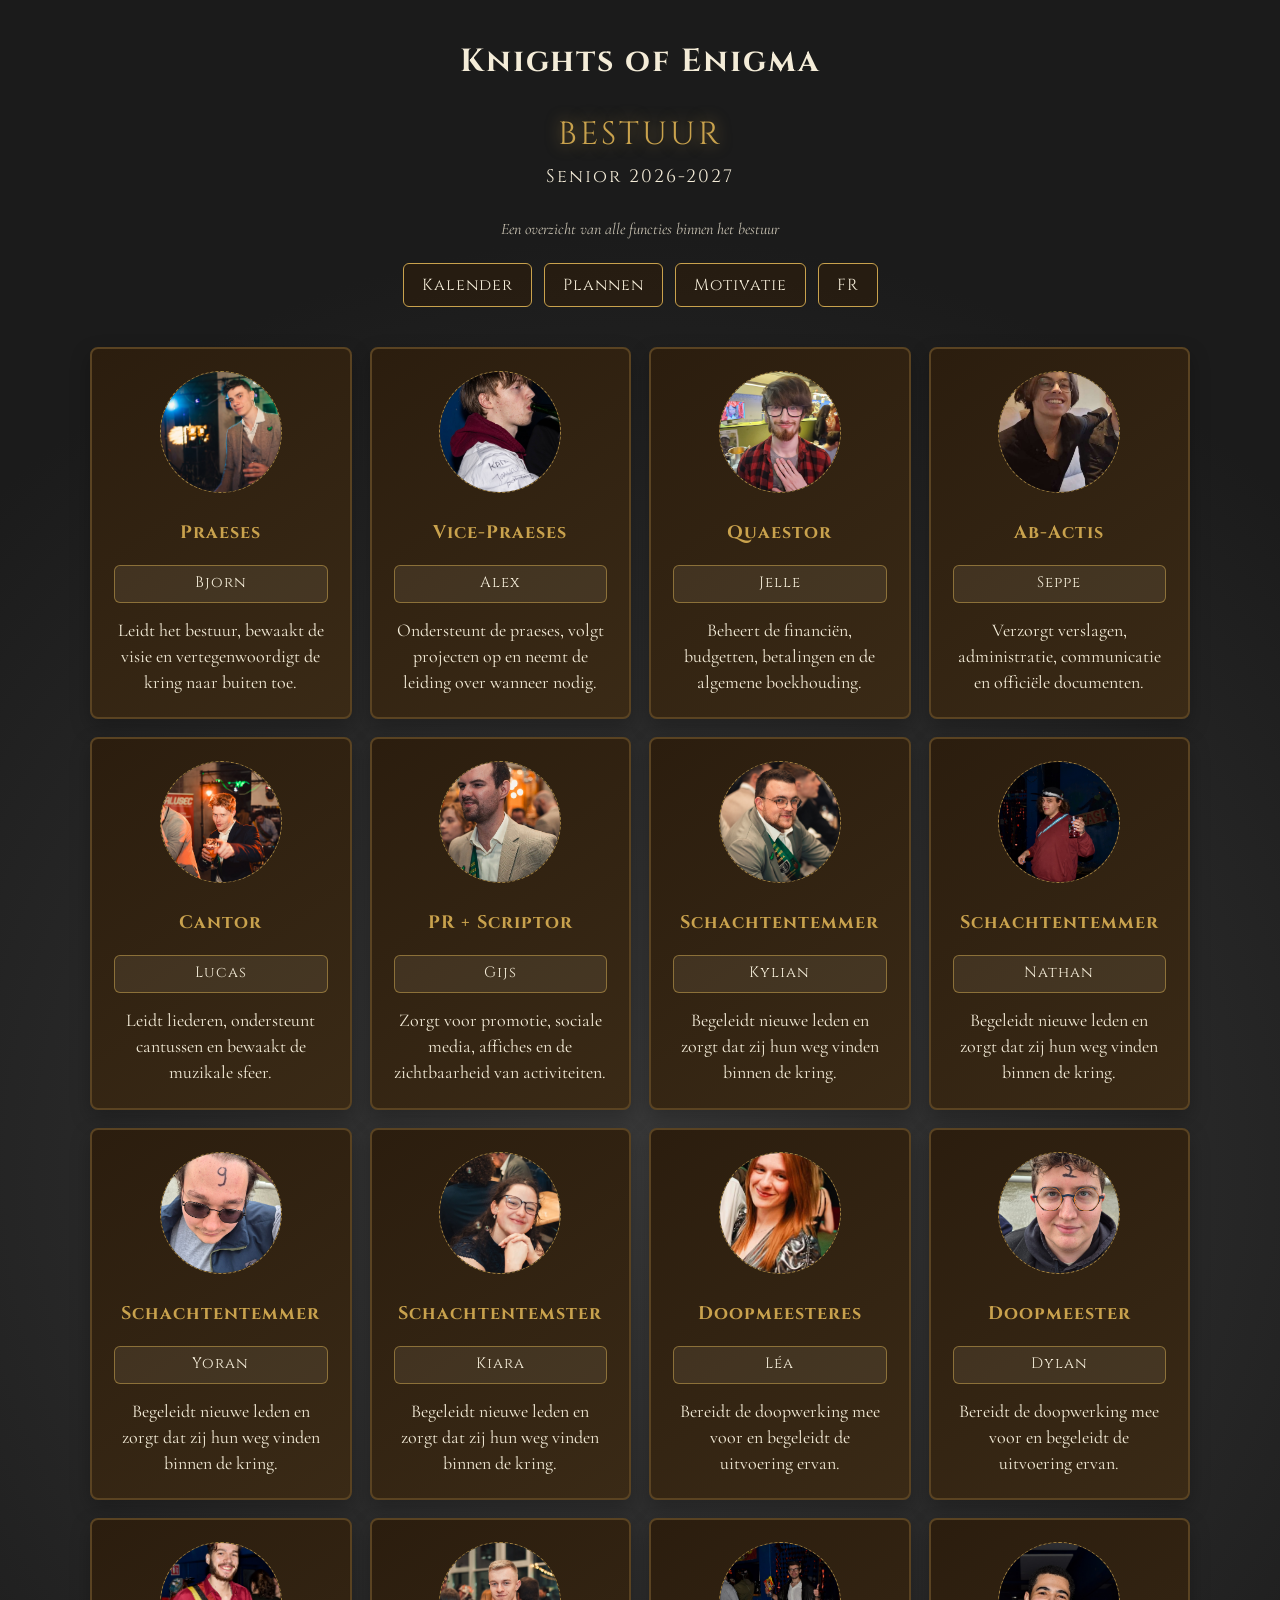
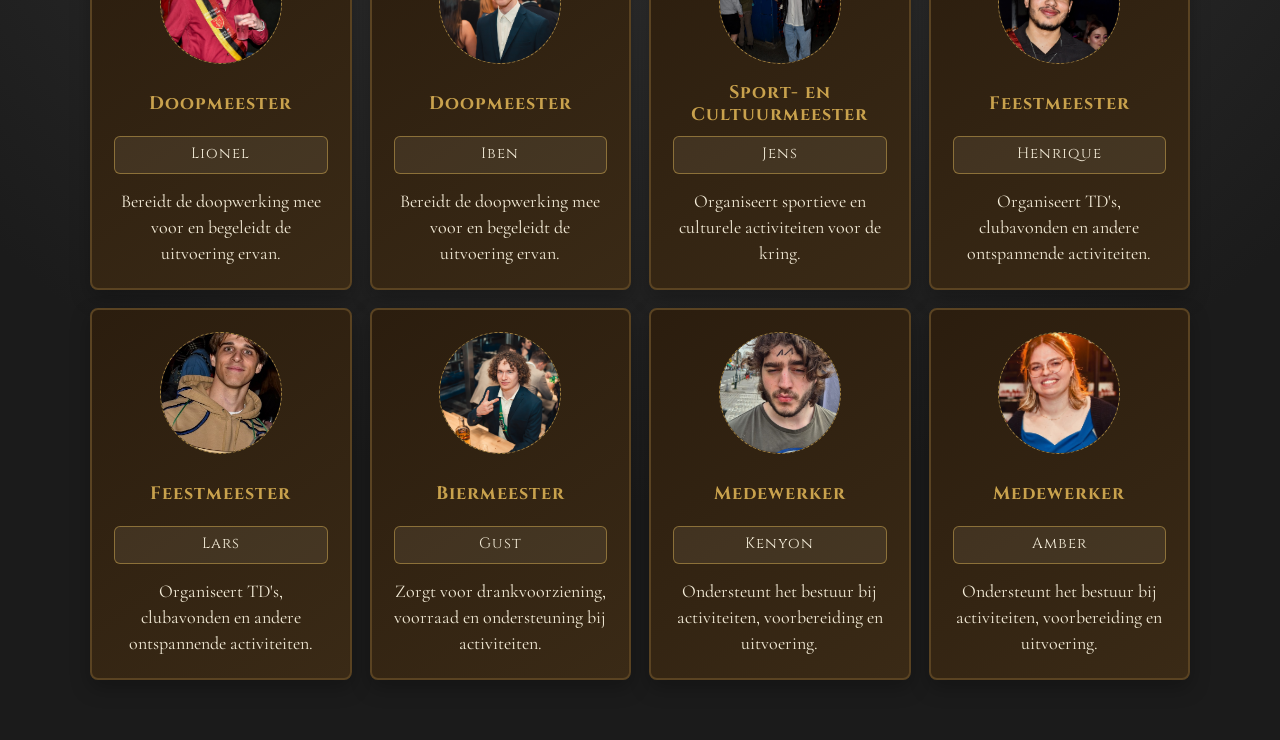
<file: Bestuur/index.html>
<!DOCTYPE html>
<html lang="nl">
<head>
  <meta charset="UTF-8">
  <meta name="viewport" content="width=device-width, initial-scale=1.0">
  <title>Knights of Enigma - Bestuur</title>
  <link rel="icon" type="image/png" href="../Campaignicon.png">
  <link rel="stylesheet" href="../style.css">
  <link href="https://fonts.googleapis.com/css2?family=Cinzel:wght@500;700&family=Cormorant+Garamond&display=swap" rel="stylesheet">
</head>
<body>

  <h1>Knights of Enigma</h1>

  <div class="campaign">
    BESTUUR<br>
    <small>Senior 2026-2027</small>
  </div>

  <div class="subtitle">Een overzicht van alle functies binnen het bestuur</div>

  <nav class="page-links" aria-label="Main navigation">
    <a href="../">Kalender</a>
    <a href="../plannen/">Plannen</a>
    <a href="../motivatie/">Motivatie</a>
    <a class="lang-link" href="../fr/comite/">FR</a>
  </nav>

  <main class="board-page">
    <section class="board-grid" aria-label="Bestuursfuncties">
      <article class="board-card">
        <div class="board-photo">
          <img src="../Bestuur/mezelf.jpeg" alt="Foto van de Praeses">
          <span>Foto</span>
        </div>
        <h2>Praeses</h2>
        <div class="board-name">Bjorn</div>
        <p>Leidt het bestuur, bewaakt de visie en vertegenwoordigt de kring naar buiten toe.</p>
      </article>

      <article class="board-card">
        <div class="board-photo">
          <img src="../Bestuur/alex.jpg" alt="Foto van de Vice-Praeses">
          <span>Foto</span>
        </div>
        <h2>Vice-Praeses</h2>
        <div class="board-name">Alex</div>
        <p>Ondersteunt de praeses, volgt projecten op en neemt de leiding over wanneer nodig.</p>
      </article>

      <article class="board-card">
        <div class="board-photo">
          <img src="../Bestuur/jelle.jpeg" alt="Foto van de Quaestor">
          <span>Foto</span>
        </div>
        <h2>Quaestor</h2>
        <div class="board-name">Jelle</div>
        <p>Beheert de financiën, budgetten, betalingen en de algemene boekhouding.</p>
      </article>

      <article class="board-card">
        <div class="board-photo">
          <img src="Seppe.jpeg" alt="Foto van de Ab-Actis">
          <span>Foto</span>
        </div>
        <h2>Ab-Actis</h2>
        <div class="board-name">Seppe</div>
        <p>Verzorgt verslagen, administratie, communicatie en officiële documenten.</p>
      </article>

      <article class="board-card">
        <div class="board-photo">
          <img src="../Bestuur/lucas.jpg" alt="Foto van de Cantor">
          <span>Foto</span>
        </div>
        <h2>Cantor</h2>
        <div class="board-name">Lucas</div>
        <p>Leidt liederen, ondersteunt cantussen en bewaakt de muzikale sfeer.</p>
      </article>

      <article class="board-card">
        <div class="board-photo">
          <img src="../Bestuur/gijs.jpg" alt="Foto van PR">
          <span>Foto</span>
        </div>
        <h2>PR + Scriptor</h2>
        <div class="board-name">Gijs</div>
        <p>Zorgt voor promotie, sociale media, affiches en de zichtbaarheid van activiteiten.</p>
      </article>

      <article class="board-card">
        <div class="board-photo">
          <img src="../Bestuur/kylian.jpg" alt="Foto van de Schachtentemmer">
          <span>Foto</span>
        </div>
        <h2>Schachtentemmer</h2>
        <div class="board-name">Kylian</div>
        <p>Begeleidt nieuwe leden en zorgt dat zij hun weg vinden binnen de kring.</p>
      </article>

      <article class="board-card">
        <div class="board-photo">
          <img class="photo-nathan" src="../Bestuur/nathan.jpeg" alt="Foto van de Schachtentemmer">
          <span>Foto</span>
        </div>
        <h2>Schachtentemmer</h2>
        <div class="board-name">Nathan</div>
        <p>Begeleidt nieuwe leden en zorgt dat zij hun weg vinden binnen de kring.</p>
      </article>

      <article class="board-card">
        <div class="board-photo">
          <img src="../Bestuur/Clem.jpeg" alt="Foto van de Schachtentemmer">
          <span>Foto</span>
        </div>
        <h2>Schachtentemmer</h2>
        <div class="board-name">Yoran</div>
        <p>Begeleidt nieuwe leden en zorgt dat zij hun weg vinden binnen de kring.</p>
      </article>

      <article class="board-card">
        <div class="board-photo">
          <img src="../Bestuur/kiara.jpg" alt="Foto van de Schachtentemmer">
          <span>Foto</span>
        </div>
        <h2>Schachtentemster</h2>
        <div class="board-name">Kiara</div>
        <p>Begeleidt nieuwe leden en zorgt dat zij hun weg vinden binnen de kring.</p>
      </article>

      <article class="board-card">
        <div class="board-photo">
          <img src="../Bestuur/Léa.jpg" alt="Foto van de Doopmeesteres">
          <span>Foto</span>
        </div>
        <h2>Doopmeesteres</h2>
        <div class="board-name">Léa</div>
        <p>Bereidt de doopwerking mee voor en begeleidt de uitvoering ervan.</p>
      </article>

      <article class="board-card">
        <div class="board-photo">
          <img src="../Bestuur/dylan.jpeg" alt="Foto van de Doopmeester">
          <span>Foto</span>
        </div>
        <h2>Doopmeester</h2>
        <div class="board-name">Dylan</div>
        <p>Bereidt de doopwerking mee voor en begeleidt de uitvoering ervan.</p>
      </article>

      <article class="board-card">
        <div class="board-photo">
          <img src="../Bestuur/LIonel.jpg" alt="Foto van de Doopmeester">
          <span>Foto</span>
        </div>
        <h2>Doopmeester</h2>
        <div class="board-name">Lionel</div>
        <p>Bereidt de doopwerking mee voor en begeleidt de uitvoering ervan.</p>
      </article>

      <article class="board-card">
        <div class="board-photo">
          <img src="../Bestuur/iben.jpg" alt="Foto van de Doopmeester">
          <span>Foto</span>
        </div>
        <h2>Doopmeester</h2>
        <div class="board-name">Iben</div>
        <p>Bereidt de doopwerking mee voor en begeleidt de uitvoering ervan.</p>
      </article>

      <article class="board-card">
        <div class="board-photo">
          <img src="../Bestuur/JEns.jpg" alt="Foto van Spo-Cul">
          <span>Foto</span>
        </div>
        <h2>Sport- en Cultuurmeester</h2>
        <div class="board-name">Jens</div>
        <p>Organiseert sportieve en culturele activiteiten voor de kring.</p>
      </article>

      <article class="board-card">
        <div class="board-photo">
          <img src="../Bestuur/Henrique.jpg" alt="Foto van Feest">
          <span>Foto</span>
        </div>
        <h2>Feestmeester</h2>
        <div class="board-name">Henrique</div>
        <p>Organiseert TD's, clubavonden en andere ontspannende activiteiten.</p>
      </article>

      <article class="board-card">
        <div class="board-photo">
          <img src="../Bestuur/lars.jpg" alt="Foto van Feest">
          <span>Foto</span>
        </div>
        <h2>Feestmeester</h2>
        <div class="board-name">Lars</div>
        <p>Organiseert TD's, clubavonden en andere ontspannende activiteiten.</p>
      </article>

      <article class="board-card">
        <div class="board-photo">
          <img src="../Bestuur/gust.jpg" alt="Foto van de Biermeester">
          <span>Foto</span>
        </div>
        <h2>Biermeester</h2>
        <div class="board-name">Gust</div>
        <p>Zorgt voor drankvoorziening, voorraad en ondersteuning bij activiteiten.</p>
      </article>

      <article class="board-card">
        <div class="board-photo">
          <img src="../Bestuur/kenyon.jpeg" alt="Foto van de Medewerker">
          <span>Foto</span>
        </div>
        <h2>Medewerker</h2>
        <div class="board-name">Kenyon</div>
        <p>Ondersteunt het bestuur bij activiteiten, voorbereiding en uitvoering.</p>
      </article>

      <article class="board-card">
        <div class="board-photo">
          <img src="../Bestuur/amber.jpg" alt="Foto van de Medewerker">
          <span>Foto</span>
        </div>
        <h2>Medewerker</h2>
        <div class="board-name">Amber</div>
        <p>Ondersteunt het bestuur bij activiteiten, voorbereiding en uitvoering.</p>
      </article>
    </section>
  </main>

</body>
</html>
</file>
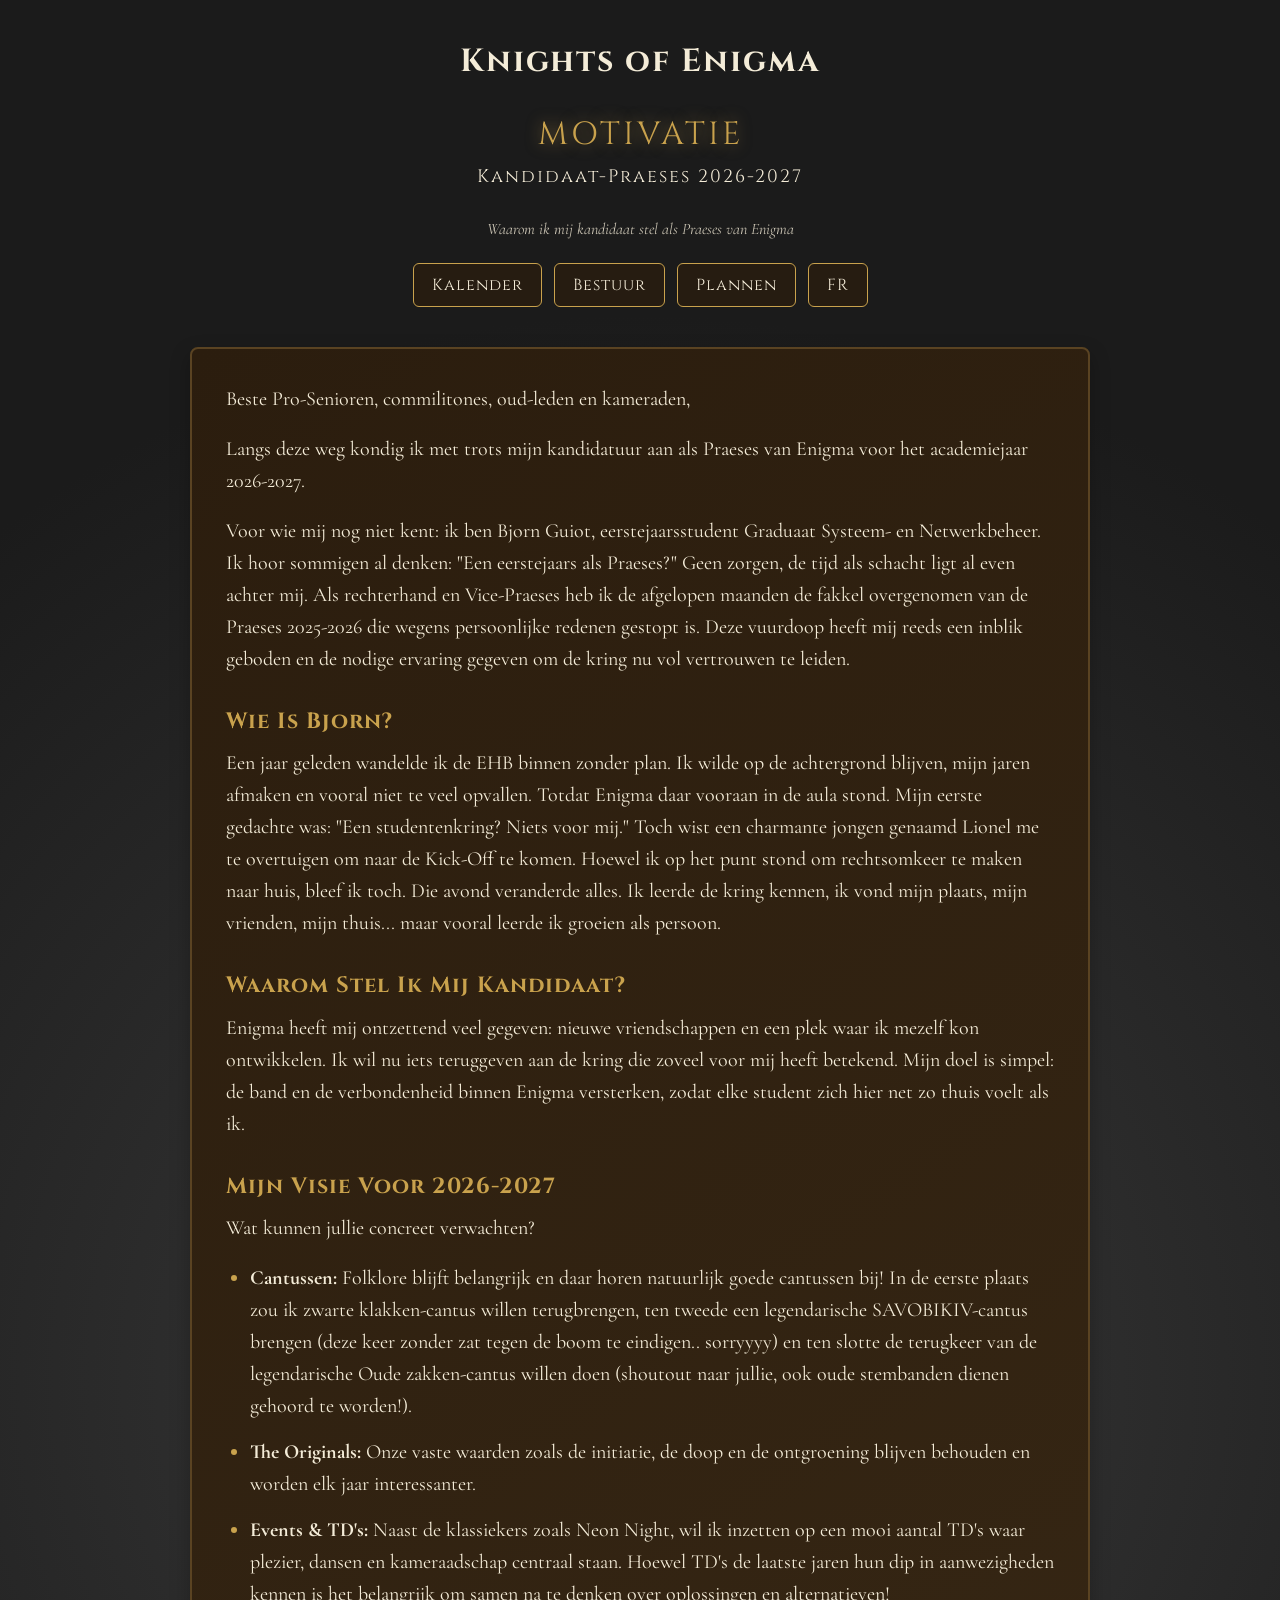
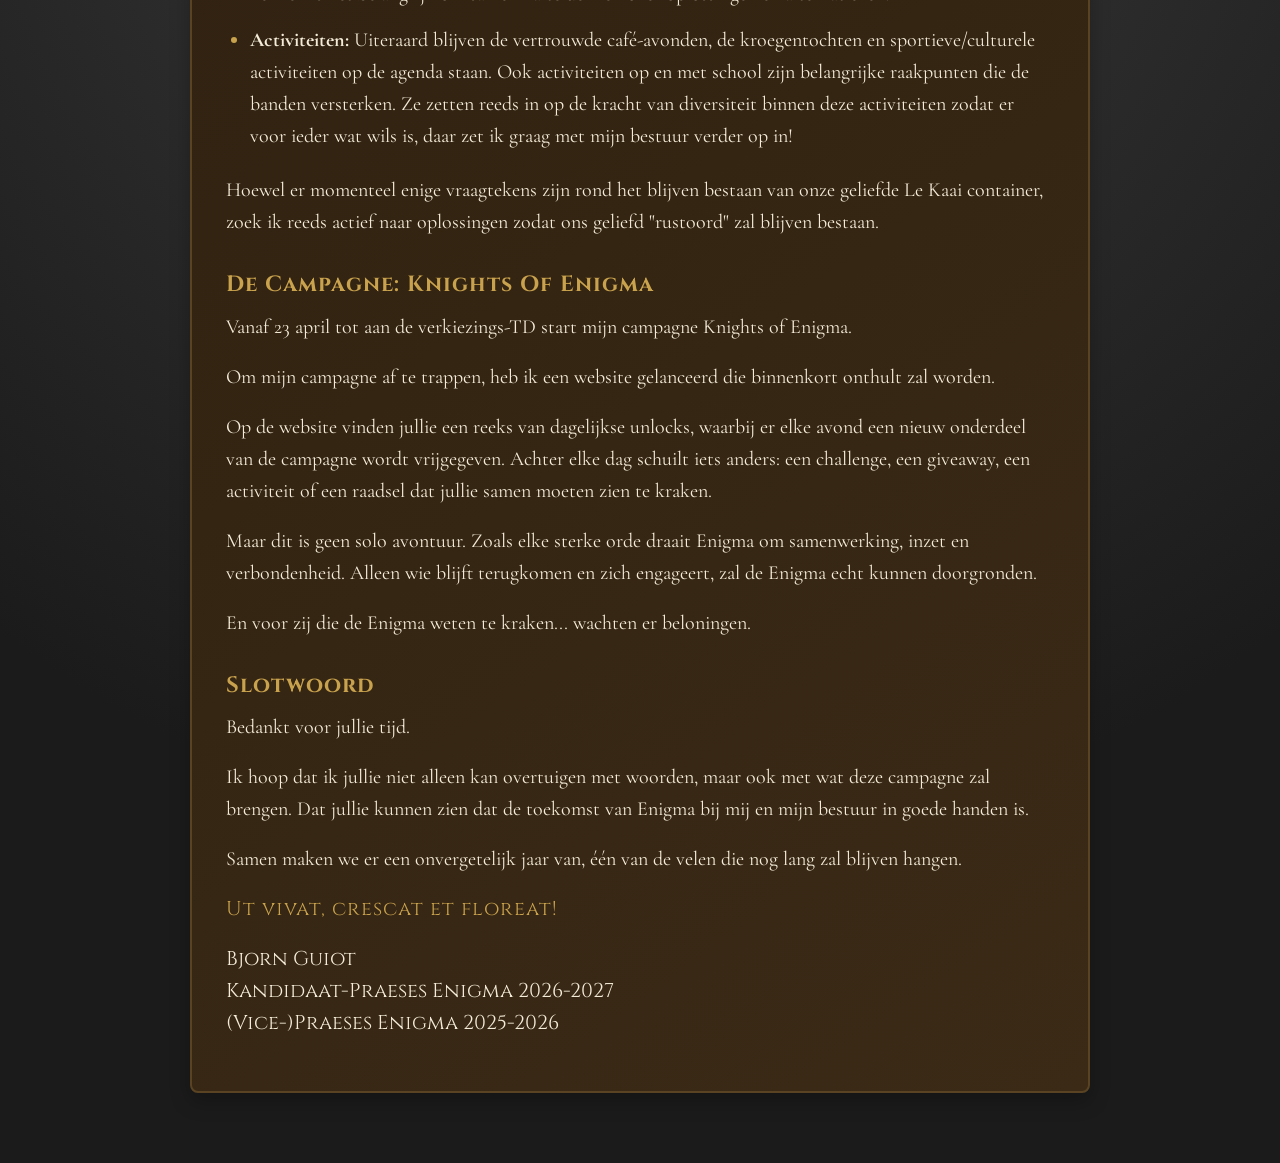
<file: motivatie/index.html>
<!DOCTYPE html>
<html lang="nl">
<head>
  <meta charset="UTF-8">
  <meta name="viewport" content="width=device-width, initial-scale=1.0">
  <title>Knights of Enigma - Motivatie</title>
  <link rel="icon" type="image/png" href="../Campaignicon.png">
  <link rel="stylesheet" href="../style.css">
  <link href="https://fonts.googleapis.com/css2?family=Cinzel:wght@500;700&family=Cormorant+Garamond&display=swap" rel="stylesheet">
</head>
<body>

  <h1>Knights of Enigma</h1>

  <div class="campaign">
    MOTIVATIE<br>
    <small>Kandidaat-Praeses 2026-2027</small>
  </div>

  <div class="subtitle">Waarom ik mij kandidaat stel als Praeses van Enigma</div>

  <nav class="page-links" aria-label="Main navigation">
    <a href="../">Kalender</a>
    <a href="../Bestuur/">Bestuur</a>
    <a href="../plannen/">Plannen</a>
    <a class="lang-link" href="../fr/motivation/">FR</a>
  </nav>

  <main class="motivation-page">
    <article class="motivation-card">
      <p>Beste Pro-Senioren, commilitones, oud-leden en kameraden,</p>

      <p>Langs deze weg kondig ik met trots mijn kandidatuur aan als Praeses van Enigma voor het academiejaar 2026-2027.</p>

      <p>Voor wie mij nog niet kent: ik ben Bjorn Guiot, eerstejaarsstudent Graduaat Systeem- en Netwerkbeheer. Ik hoor sommigen al denken: "Een eerstejaars als Praeses?" Geen zorgen, de tijd als schacht ligt al even achter mij. Als rechterhand en Vice-Praeses heb ik de afgelopen maanden de fakkel overgenomen van de Praeses 2025-2026 die wegens persoonlijke redenen gestopt is. Deze vuurdoop heeft mij reeds een inblik geboden en de nodige ervaring gegeven om de kring nu vol vertrouwen te leiden.</p>

      <h2>Wie Is Bjorn?</h2>

      <p>Een jaar geleden wandelde ik de EHB binnen zonder plan. Ik wilde op de achtergrond blijven, mijn jaren afmaken en vooral niet te veel opvallen. Totdat Enigma daar vooraan in de aula stond. Mijn eerste gedachte was: "Een studentenkring? Niets voor mij." Toch wist een charmante jongen genaamd Lionel me te overtuigen om naar de Kick-Off te komen. Hoewel ik op het punt stond om rechtsomkeer te maken naar huis, bleef ik toch. Die avond veranderde alles. Ik leerde de kring kennen, ik vond mijn plaats, mijn vrienden, mijn thuis... maar vooral leerde ik groeien als persoon.</p>

      <h2>Waarom Stel Ik Mij Kandidaat?</h2>

      <p>Enigma heeft mij ontzettend veel gegeven: nieuwe vriendschappen en een plek waar ik mezelf kon ontwikkelen. Ik wil nu iets teruggeven aan de kring die zoveel voor mij heeft betekend. Mijn doel is simpel: de band en de verbondenheid binnen Enigma versterken, zodat elke student zich hier net zo thuis voelt als ik.</p>

      <h2>Mijn Visie Voor 2026-2027</h2>

      <p>Wat kunnen jullie concreet verwachten?</p>

      <ul>
        <li><strong>Cantussen:</strong> Folklore blijft belangrijk en daar horen natuurlijk goede cantussen bij! In de eerste plaats zou ik zwarte klakken-cantus willen terugbrengen, ten tweede een legendarische SAVOBIKIV-cantus brengen (deze keer zonder zat tegen de boom te eindigen.. sorryyyy) en ten slotte de terugkeer van de legendarische Oude zakken-cantus willen doen (shoutout naar jullie, ook oude stembanden dienen gehoord te worden!).</li>
        <li><strong>The Originals:</strong> Onze vaste waarden zoals de initiatie, de doop en de ontgroening blijven behouden en worden elk jaar interessanter.</li>
        <li><strong>Events &amp; TD's:</strong> Naast de klassiekers zoals Neon Night, wil ik inzetten op een mooi aantal TD's waar plezier, dansen en kameraadschap centraal staan. Hoewel TD's de laatste jaren hun dip in aanwezigheden kennen is het belangrijk om samen na te denken over oplossingen en alternatieven!</li>
        <li><strong>Activiteiten:</strong> Uiteraard blijven de vertrouwde café-avonden, de kroegentochten en sportieve/culturele activiteiten op de agenda staan. Ook activiteiten op en met school zijn belangrijke raakpunten die de banden versterken. Ze zetten reeds in op de kracht van diversiteit binnen deze activiteiten zodat er voor ieder wat wils is, daar zet ik graag met mijn bestuur verder op in!</li>
      </ul>

      <p>Hoewel er momenteel enige vraagtekens zijn rond het blijven bestaan van onze geliefde Le Kaai container, zoek ik reeds actief naar oplossingen zodat ons geliefd "rustoord" zal blijven bestaan.</p>

      <h2>De Campagne: Knights Of Enigma</h2>

      <p>Vanaf 23 april tot aan de verkiezings-TD start mijn campagne Knights of Enigma.</p>

      <p>Om mijn campagne af te trappen, heb ik een website gelanceerd die binnenkort onthult zal worden.</p>

      <p>Op de website vinden jullie een reeks van dagelijkse unlocks, waarbij er elke avond een nieuw onderdeel van de campagne wordt vrijgegeven. Achter elke dag schuilt iets anders: een challenge, een giveaway, een activiteit of een raadsel dat jullie samen moeten zien te kraken.</p>

      <p>Maar dit is geen solo avontuur. Zoals elke sterke orde draait Enigma om samenwerking, inzet en verbondenheid. Alleen wie blijft terugkomen en zich engageert, zal de Enigma echt kunnen doorgronden.</p>

      <p>En voor zij die de Enigma weten te kraken... wachten er beloningen.</p>

      <h2>Slotwoord</h2>

      <p>Bedankt voor jullie tijd.</p>

      <p>Ik hoop dat ik jullie niet alleen kan overtuigen met woorden, maar ook met wat deze campagne zal brengen. Dat jullie kunnen zien dat de toekomst van Enigma bij mij en mijn bestuur in goede handen is.</p>

      <p>Samen maken we er een onvergetelijk jaar van, één van de velen die nog lang zal blijven hangen.</p>

      <p class="motivation-signoff">Ut vivat, crescat et floreat!</p>

      <p class="motivation-signature">
        Bjorn Guiot<br>
        Kandidaat-Praeses Enigma 2026-2027<br>
        (Vice-)Praeses Enigma 2025-2026
      </p>
    </article>
  </main>

</body>
</html>
</file>
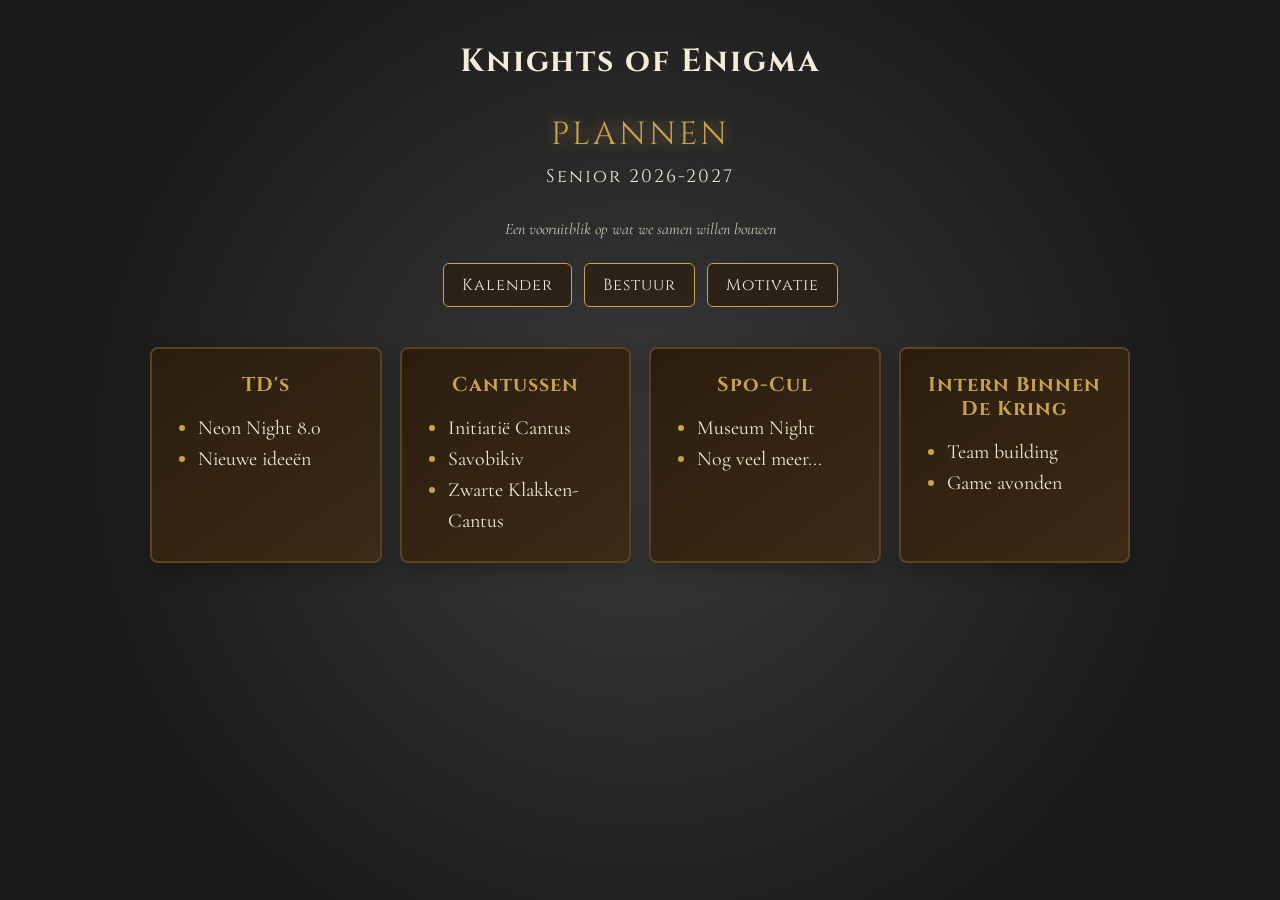
<file: plannen/index.html>
<!DOCTYPE html>
<html lang="nl">
<head>
  <meta charset="UTF-8">
  <meta name="viewport" content="width=device-width, initial-scale=1.0">
  <title>Knights of Enigma - Plannen 2026-2027</title>
  <link rel="icon" type="image/png" href="../Campaignicon.png">
  <link rel="stylesheet" href="../style.css">
  <link href="https://fonts.googleapis.com/css2?family=Cinzel:wght@500;700&family=Cormorant+Garamond&display=swap" rel="stylesheet">
</head>
<body>

  <h1>Knights of Enigma</h1>

  <div class="campaign">
    PLANNEN<br>
    <small>Senior 2026-2027</small>
  </div>

  <div class="subtitle">Een vooruitblik op wat we samen willen bouwen</div>

  <nav class="page-links" aria-label="Main navigation">
    <a href="../">Kalender</a>
    <a href="../Bestuur/">Bestuur</a>
    <a href="../motivatie/">Motivatie</a>
  </nav>

  <main class="plans-page">
    <section class="plans-grid" aria-label="Plannen voor 2026-2027">
      <article class="plan-card">
        <h2>TD's</h2>
        <ul>
          <li>Neon Night 8.0</li>
          <li>Nieuwe ideeën</li>
        </ul>
      </article>

      <article class="plan-card">
        <h2>Cantussen</h2>
        <ul>
          <li>Initiatië Cantus</li>
          <li>Savobikiv</li>
          <li>Zwarte Klakken-Cantus</li>
        </ul>
      </article>

      <article class="plan-card">
        <h2>Spo-Cul</h2>
        <ul>
          <li>Museum Night</li>
          <li>Nog veel meer...</li>
        </ul>
      </article>

      <article class="plan-card">
        <h2>Intern Binnen De Kring</h2>
        <ul>
          <li>Team building</li>
          <li>Game avonden</li>
        </ul>
      </article>
    </section>
  </main>

</body>
</html>
</file>
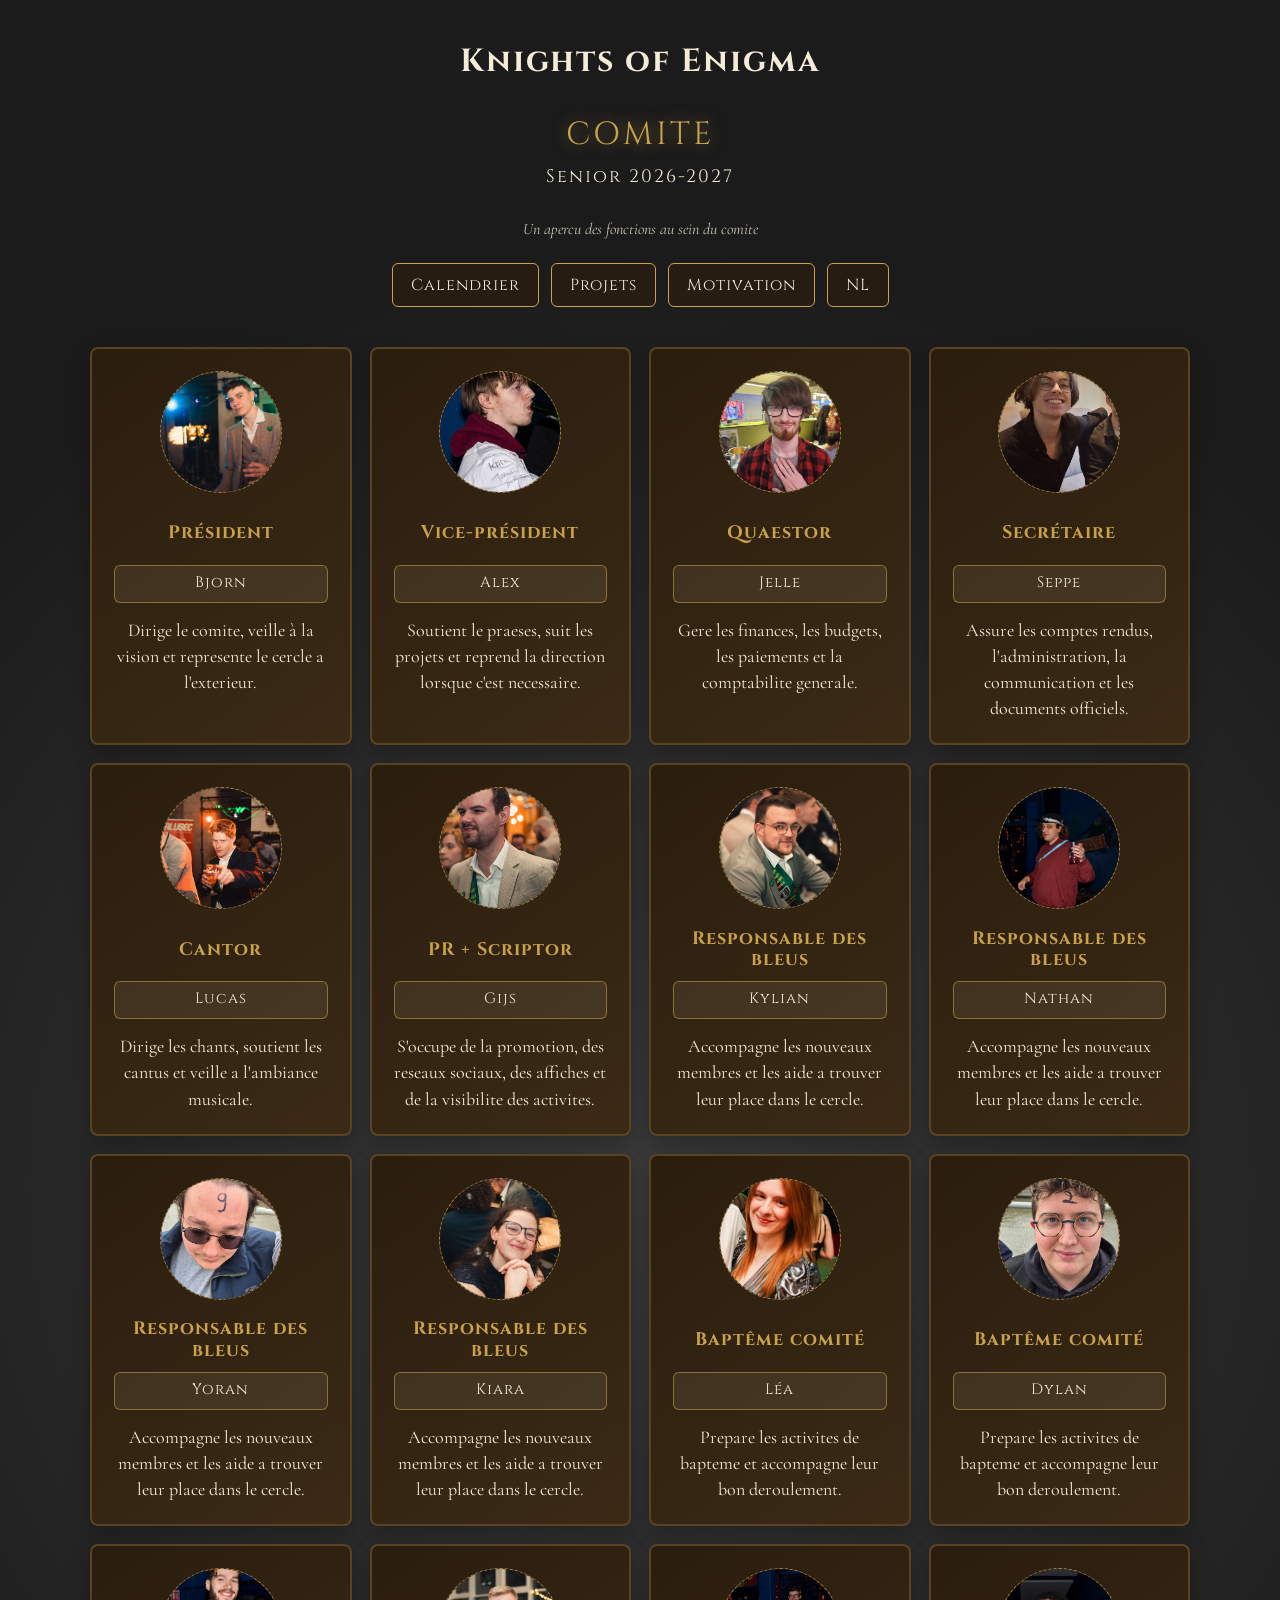
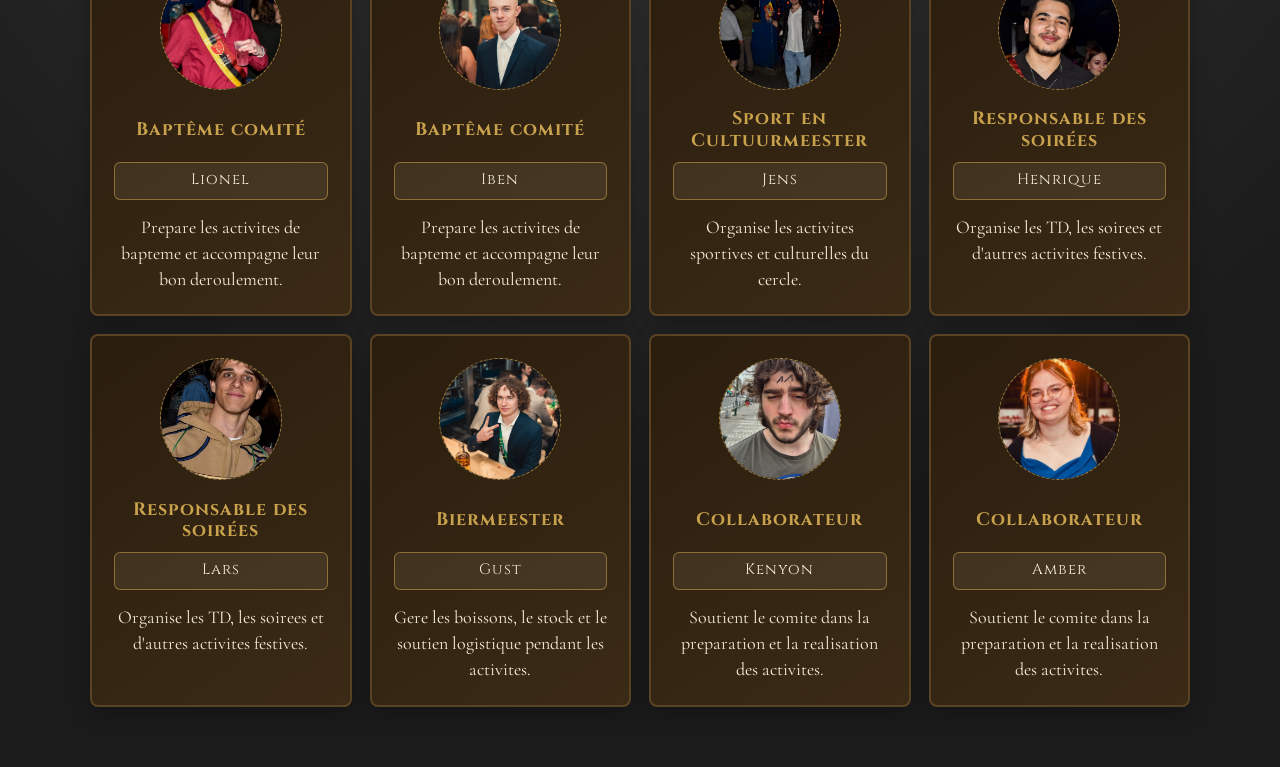
<file: fr/comite/index.html>
<!DOCTYPE html>
<html lang="fr">
<head>
  <meta charset="UTF-8">
  <meta name="viewport" content="width=device-width, initial-scale=1.0">
  <title>Knights of Enigma - Comite</title>
  <link rel="icon" type="image/png" href="../../Campaignicon.png">
  <link rel="stylesheet" href="../../style.css">
  <link href="https://fonts.googleapis.com/css2?family=Cinzel:wght@500;700&family=Cormorant+Garamond&display=swap" rel="stylesheet">
</head>
<body>

  <h1>Knights of Enigma</h1>

  <div class="campaign">
    COMITE<br>
    <small>Senior 2026-2027</small>
  </div>

  <div class="subtitle">Un apercu des fonctions au sein du comite</div>

  <nav class="page-links" aria-label="Main navigation">
    <a href="../">Calendrier</a>
    <a href="../projets/">Projets</a>
    <a href="../motivation/">Motivation</a>
    <a class="lang-link" href="../../Bestuur/">NL</a>
  </nav>

  <main class="board-page">
    <section class="board-grid" aria-label="Fonctions du comite">
      <article class="board-card">
        <div class="board-photo"><img src="../../Bestuur/mezelf.jpeg" alt="Photo du Praeses"><span>Photo</span></div>
        <h2>Président</h2>
        <div class="board-name">Bjorn</div>
        <p>Dirige le comite, veille à la vision et represente le cercle a l'exterieur.</p>
      </article>
      <article class="board-card">
        <div class="board-photo"><img src="../../Bestuur/alex.jpg" alt="Photo du Vice-Praeses"><span>Photo</span></div>
        <h2>Vice-président</h2>
        <div class="board-name">Alex</div>
        <p>Soutient le praeses, suit les projets et reprend la direction lorsque c'est necessaire.</p>
      </article>
      <article class="board-card">
        <div class="board-photo"><img src="../../Bestuur/jelle.jpeg" alt="Photo du Quaestor"><span>Photo</span></div>
        <h2>Quaestor</h2>
        <div class="board-name">Jelle</div>
        <p>Gere les finances, les budgets, les paiements et la comptabilite generale.</p>
      </article>
      <article class="board-card">
        <div class="board-photo"><img src="../../Bestuur/Seppe.jpeg" alt="Photo de l'Ab-Actis"><span>Photo</span></div>
        <h2>Secrétaire</h2>
        <div class="board-name">Seppe</div>
        <p>Assure les comptes rendus, l'administration, la communication et les documents officiels.</p>
      </article>
      <article class="board-card">
        <div class="board-photo"><img src="../../Bestuur/lucas.jpg" alt="Photo du Cantor"><span>Photo</span></div>
        <h2>Cantor</h2>
        <div class="board-name">Lucas</div>
        <p>Dirige les chants, soutient les cantus et veille a l'ambiance musicale.</p>
      </article>
      <article class="board-card">
        <div class="board-photo"><img src="../../Bestuur/gijs.jpg" alt="Photo de PR + Scriptor"><span>Photo</span></div>
        <h2>PR + Scriptor</h2>
        <div class="board-name">Gijs</div>
        <p>S'occupe de la promotion, des reseaux sociaux, des affiches et de la visibilite des activites.</p>
      </article>
      <article class="board-card">
        <div class="board-photo"><img src="../../Bestuur/kylian.jpg" alt="Photo du Schachtentemmer"><span>Photo</span></div>
        <h2>Responsable des bleus</h2>
        <div class="board-name">Kylian</div>
        <p>Accompagne les nouveaux membres et les aide a trouver leur place dans le cercle.</p>
      </article>
      <article class="board-card">
        <div class="board-photo"><img class="photo-nathan" src="../../Bestuur/nathan.jpeg" alt="Photo du Schachtentemmer"><span>Photo</span></div>
        <h2>Responsable des bleus</h2>
        <div class="board-name">Nathan</div>
        <p>Accompagne les nouveaux membres et les aide a trouver leur place dans le cercle.</p>
      </article>
      <article class="board-card">
        <div class="board-photo"><img src="../../Bestuur/Clem.jpeg" alt="Photo du Schachtentemmer"><span>Photo</span></div>
        <h2>Responsable des bleus</h2>
        <div class="board-name">Yoran</div>
        <p>Accompagne les nouveaux membres et les aide a trouver leur place dans le cercle.</p>
      </article>
      <article class="board-card">
        <div class="board-photo"><img src="../../Bestuur/kiara.jpg" alt="Photo du Schachtentemster"><span>Photo</span></div>
        <h2>Responsable des bleus</h2>
        <div class="board-name">Kiara</div>
        <p>Accompagne les nouveaux membres et les aide a trouver leur place dans le cercle.</p>
      </article>
      <article class="board-card">
        <div class="board-photo"><img src="../../Bestuur/Léa.jpg" alt="Photo de la Doopmeesteres"><span>Photo</span></div>
        <h2>Baptême comité</h2>
        <div class="board-name">Léa</div>
        <p>Prepare les activites de bapteme et accompagne leur bon deroulement.</p>
      </article>
      <article class="board-card">
        <div class="board-photo"><img src="../../Bestuur/dylan.jpeg" alt="Photo du Doopmeester"><span>Photo</span></div>
        <h2>Baptême comité</h2>
        <div class="board-name">Dylan</div>
        <p>Prepare les activites de bapteme et accompagne leur bon deroulement.</p>
      </article>
      <article class="board-card">
        <div class="board-photo"><img src="../../Bestuur/LIonel.jpg" alt="Photo du Doopmeester"><span>Photo</span></div>
        <h2>Baptême comité</h2>
        <div class="board-name">Lionel</div>
        <p>Prepare les activites de bapteme et accompagne leur bon deroulement.</p>
      </article>
      <article class="board-card">
        <div class="board-photo"><img src="../../Bestuur/iben.jpg" alt="Photo du Doopmeester"><span>Photo</span></div>
        <h2>Baptême comité</h2>
        <div class="board-name">Iben</div>
        <p>Prepare les activites de bapteme et accompagne leur bon deroulement.</p>
      </article>
      <article class="board-card">
        <div class="board-photo"><img src="../../Bestuur/JEns.jpg" alt="Photo de Spo-Cul"><span>Photo</span></div>
        <h2>Sport en Cultuurmeester</h2>
        <div class="board-name">Jens</div>
        <p>Organise les activites sportives et culturelles du cercle.</p>
      </article>
      <article class="board-card">
        <div class="board-photo"><img src="../../Bestuur/Henrique.jpg" alt="Photo de Feest"><span>Photo</span></div>
        <h2>Responsable des soirées</h2>
        <div class="board-name">Henrique</div>
        <p>Organise les TD, les soirees et d'autres activites festives.</p>
      </article>
      <article class="board-card">
        <div class="board-photo"><img src="../../Bestuur/lars.jpg" alt="Photo de Feest"><span>Photo</span></div>
        <h2>Responsable des soirées</h2>
        <div class="board-name">Lars</div>
        <p>Organise les TD, les soirees et d'autres activites festives.</p>
      </article>
      <article class="board-card">
        <div class="board-photo"><img src="../../Bestuur/gust.jpg" alt="Photo du Biermeester"><span>Photo</span></div>
        <h2>Biermeester</h2>
        <div class="board-name">Gust</div>
        <p>Gere les boissons, le stock et le soutien logistique pendant les activites.</p>
      </article>
      <article class="board-card">
        <div class="board-photo"><img src="../../Bestuur/kenyon.jpeg" alt="Photo du Medewerker"><span>Photo</span></div>
        <h2>Collaborateur</h2>
        <div class="board-name">Kenyon</div>
        <p>Soutient le comite dans la preparation et la realisation des activites.</p>
      </article>
      <article class="board-card">
        <div class="board-photo"><img src="../../Bestuur/amber.jpg" alt="Photo du Medewerker"><span>Photo</span></div>
        <h2>Collaborateur</h2>
        <div class="board-name">Amber</div>
        <p>Soutient le comite dans la preparation et la realisation des activites.</p>
      </article>
    </section>
  </main>

</body>
</html>
</file>
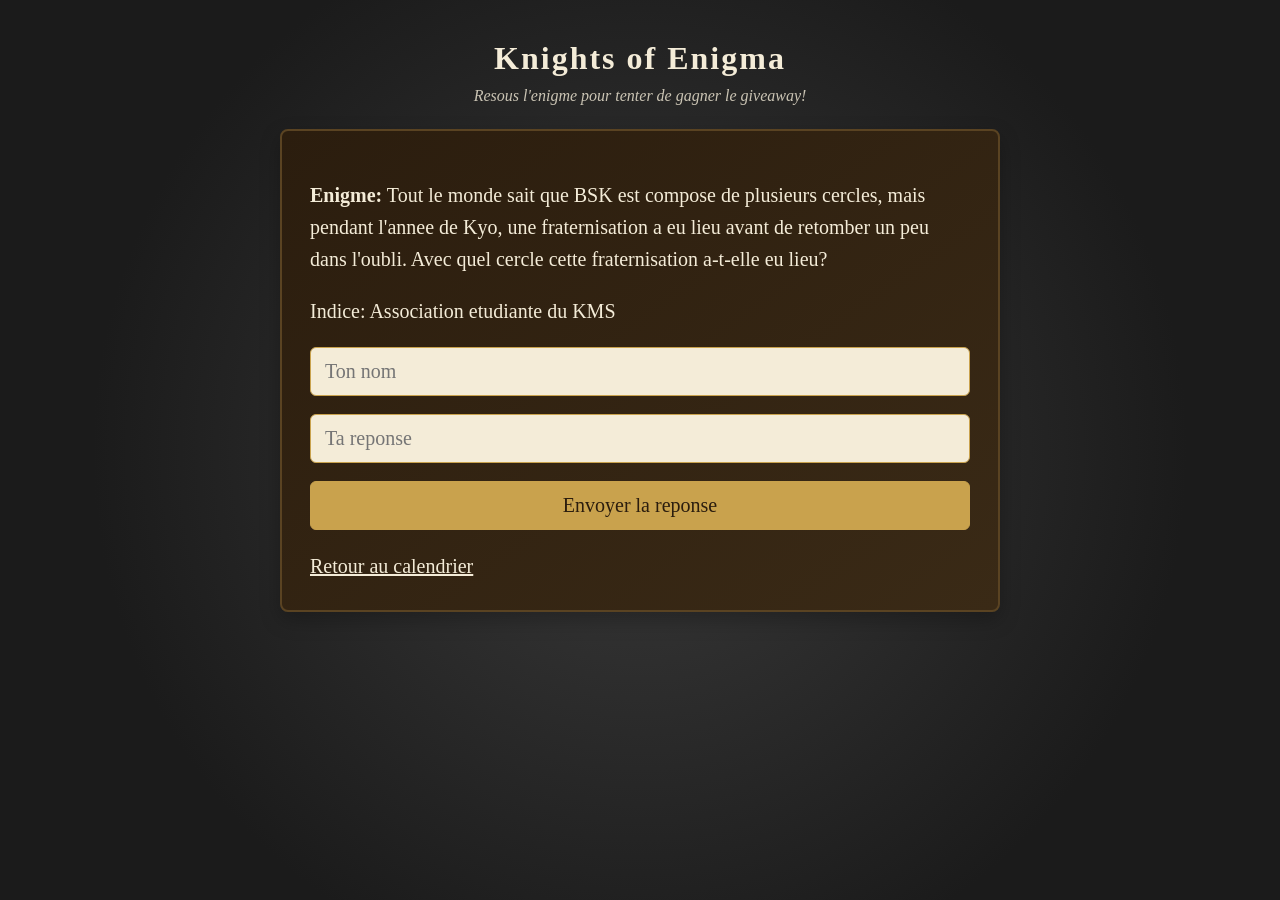
<file: fr/enigme/index.html>
<!DOCTYPE html>
<html lang="fr">
<head>
  <meta charset="UTF-8">
  <meta name="viewport" content="width=device-width, initial-scale=1.0">
  <title>Knights of Enigma - Enigme</title>
  <link rel="icon" type="image/png" href="../../Campaignicon.png">
  <link rel="stylesheet" href="../../style.css">
</head>
<body>

<h1>Knights of Enigma</h1>
<div class="subtitle">Resous l'enigme pour tenter de gagner le giveaway!</div>

<div class="riddle-box">
  <p><strong>Enigme:</strong> Tout le monde sait que BSK est compose de plusieurs cercles, mais pendant l'annee de Kyo, une fraternisation a eu lieu avant de retomber un peu dans l'oubli. Avec quel cercle cette fraternisation a-t-elle eu lieu?</p>
  <p>Indice: Association etudiante du KMS</p>

  <form id="riddleForm">
    <input type="text" id="user" placeholder="Ton nom" required><br><br>
    <input type="text" id="answer" placeholder="Ta reponse" required><br><br>
    <button type="submit">Envoyer la reponse</button>
  </form>

  <div id="feedback" style="margin-top:15px; font-weight:bold;"></div>
  <a href="../" style="display:block; margin-top:20px;">Retour au calendrier</a>
</div>

<script>
const form = document.getElementById("riddleForm");
const feedback = document.getElementById("feedback");

form.addEventListener("submit", function(e){
    e.preventDefault();

    const user = document.getElementById("user").value.trim();
    const answer = document.getElementById("answer").value.trim();

    if(!user || !answer) return;

    fetch("../../notify.php", {
        method: "POST",
        headers: { "Content-Type": "application/x-www-form-urlencoded" },
        body: `user=${encodeURIComponent(user)}&answer=${encodeURIComponent(answer)}`
    })
    .then(res => res.json())
    .then(data => {
        if(data.success && data.mail){
            feedback.style.color = "green";
            feedback.innerText = "Correct! Tu es bien inscrit pour le giveaway!";
        } else if(data.success){
            feedback.style.color = "orange";
            feedback.innerText = "Bonne reponse recue, mais l'email n'a pas pu etre envoye.";
        } else {
            feedback.style.color = "red";
            feedback.innerText = "Mauvaise reponse. Reessaie.";
        }
    })
    .catch(err => {
        feedback.style.color = "red";
        feedback.innerText = "Erreur lors de l'envoi. Verifie le serveur.";
        console.error(err);
    });
});
</script>

</body>
</html>
</file>
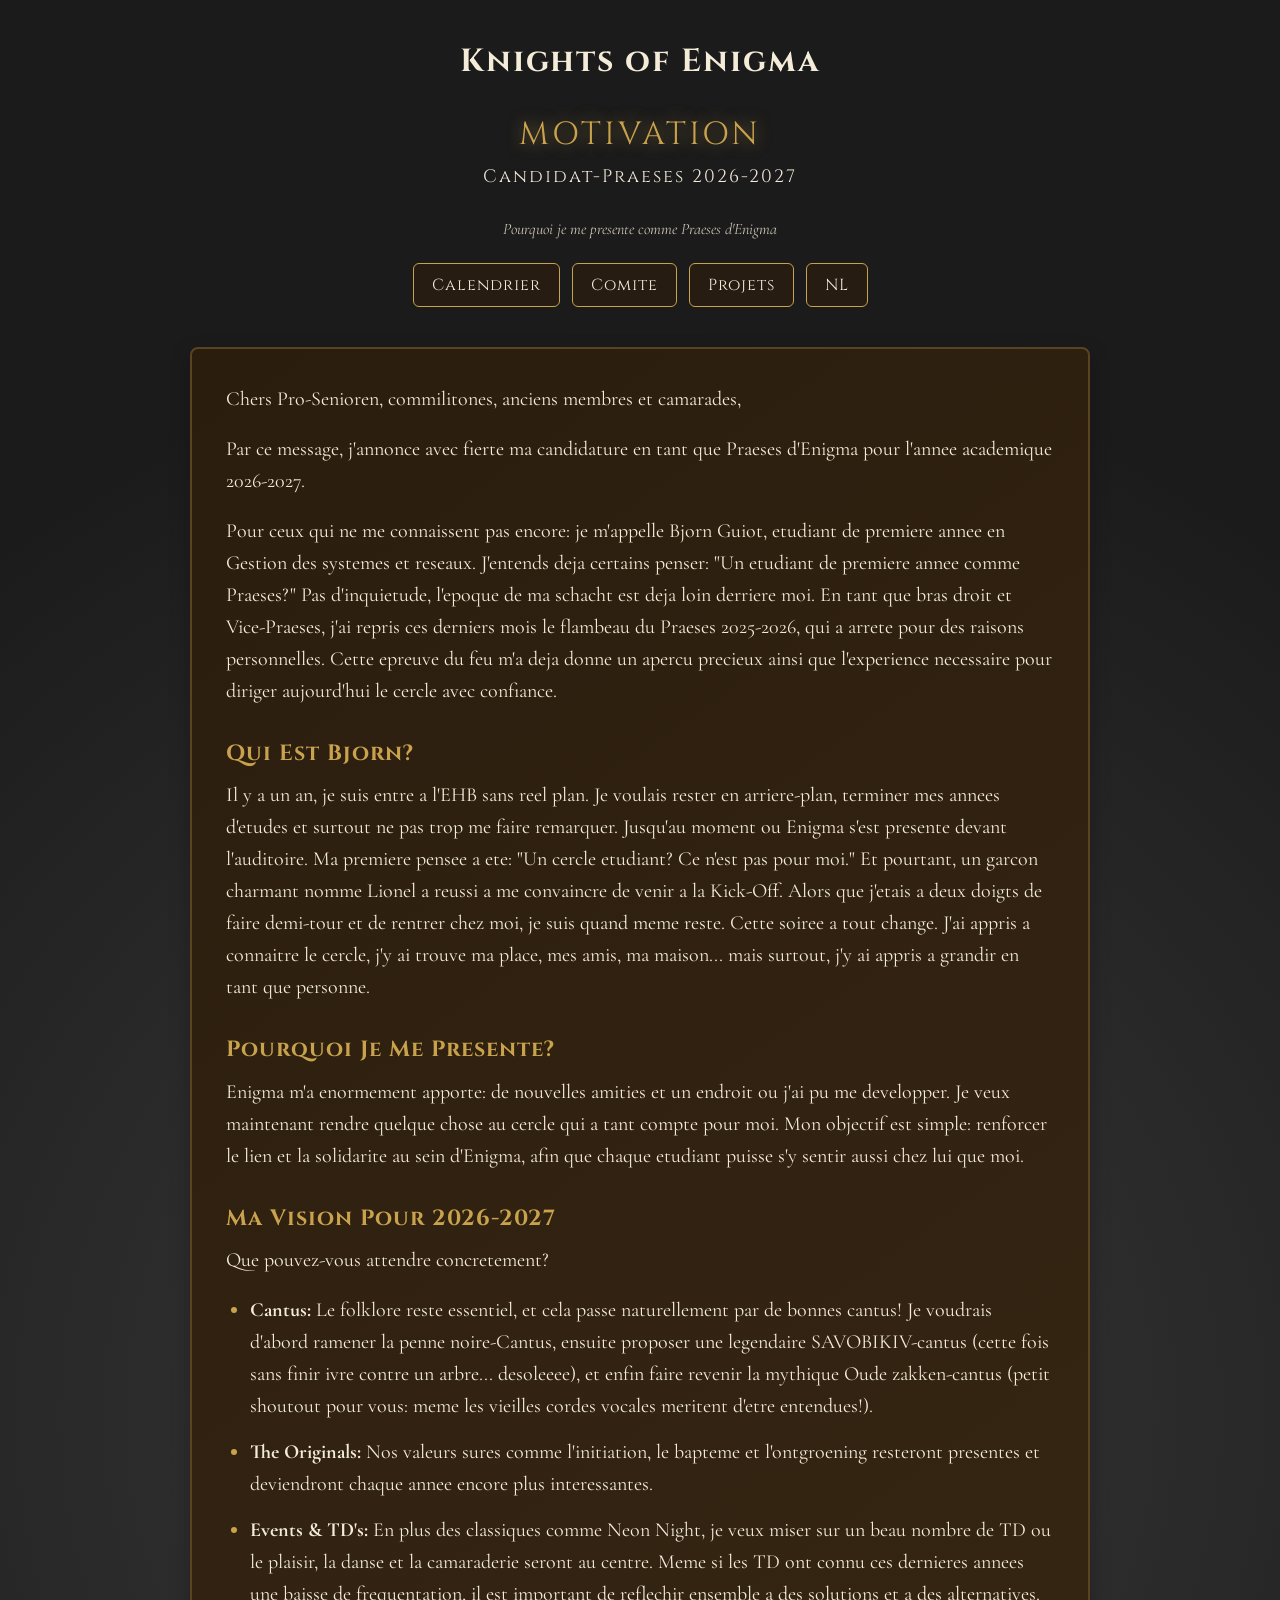
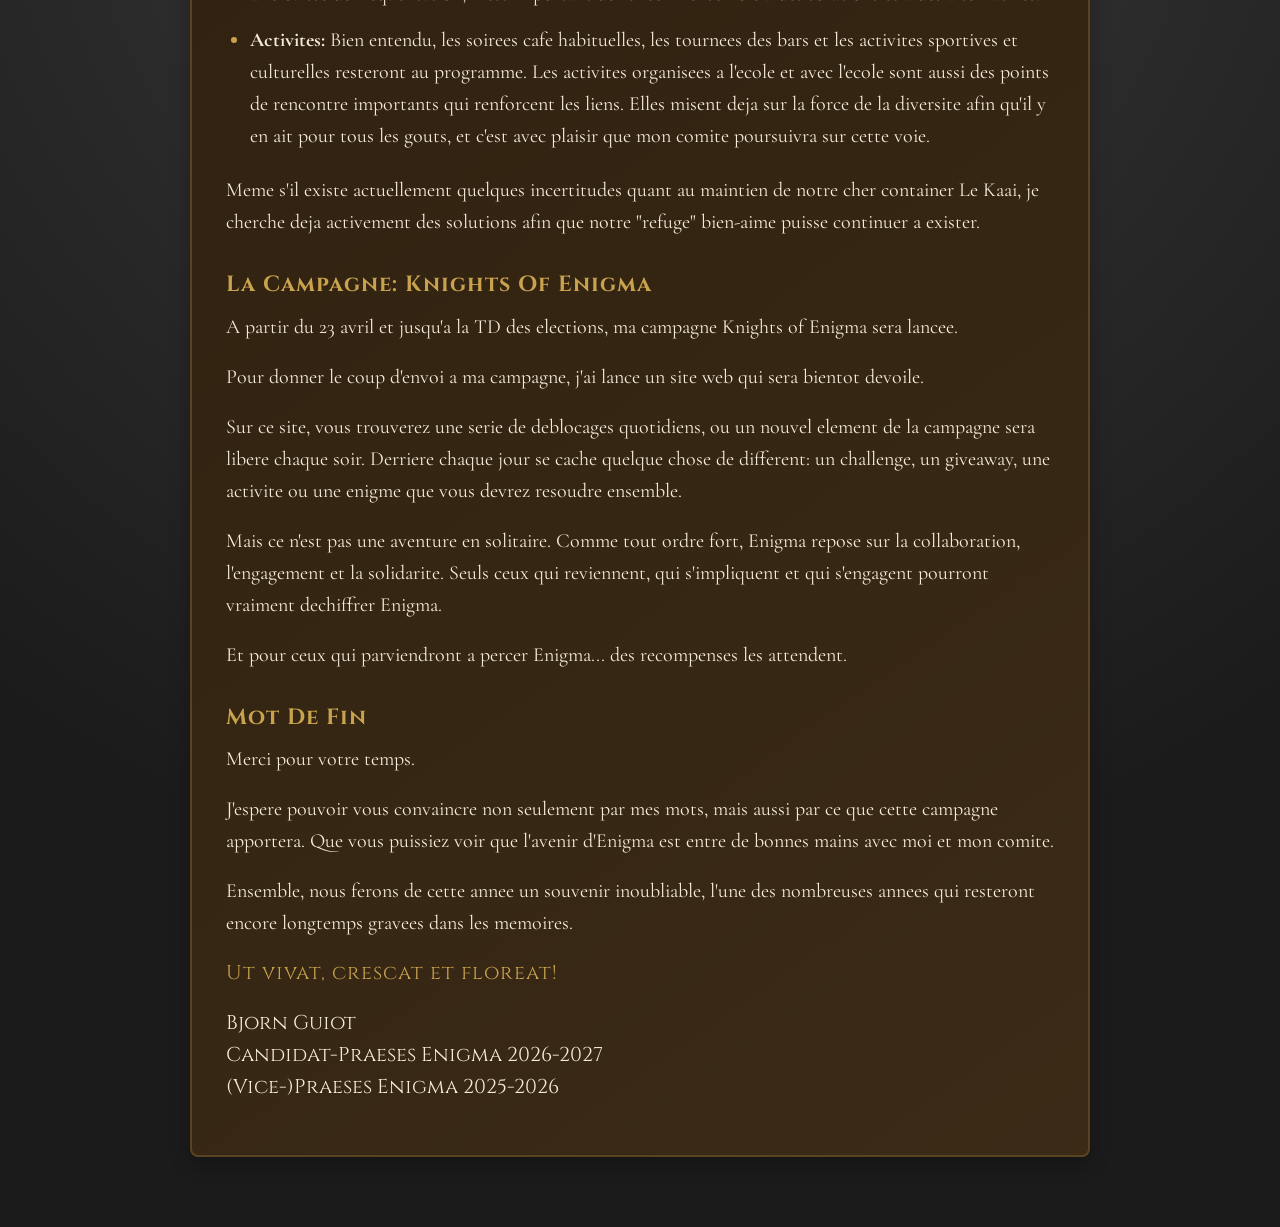
<file: fr/motivation/index.html>
<!DOCTYPE html>
<html lang="fr">
<head>
  <meta charset="UTF-8">
  <meta name="viewport" content="width=device-width, initial-scale=1.0">
  <title>Knights of Enigma - Motivation</title>
  <link rel="icon" type="image/png" href="../../Campaignicon.png">
  <link rel="stylesheet" href="../../style.css">
  <link href="https://fonts.googleapis.com/css2?family=Cinzel:wght@500;700&family=Cormorant+Garamond&display=swap" rel="stylesheet">
</head>
<body>

  <h1>Knights of Enigma</h1>

  <div class="campaign">
    MOTIVATION<br>
    <small>Candidat-Praeses 2026-2027</small>
  </div>

  <div class="subtitle">Pourquoi je me presente comme Praeses d'Enigma</div>

  <nav class="page-links" aria-label="Main navigation">
    <a href="../">Calendrier</a>
    <a href="../comite/">Comite</a>
    <a href="../projets/">Projets</a>
    <a class="lang-link" href="../../motivatie/">NL</a>
  </nav>

  <main class="motivation-page">
    <article class="motivation-card">
      <p>Chers Pro-Senioren, commilitones, anciens membres et camarades,</p>

      <p>Par ce message, j'annonce avec fierte ma candidature en tant que Praeses d'Enigma pour l'annee academique 2026-2027.</p>

      <p>Pour ceux qui ne me connaissent pas encore: je m'appelle Bjorn Guiot, etudiant de premiere annee en Gestion des systemes et reseaux. J'entends deja certains penser: "Un etudiant de premiere annee comme Praeses?" Pas d'inquietude, l'epoque de ma schacht est deja loin derriere moi. En tant que bras droit et Vice-Praeses, j'ai repris ces derniers mois le flambeau du Praeses 2025-2026, qui a arrete pour des raisons personnelles. Cette epreuve du feu m'a deja donne un apercu precieux ainsi que l'experience necessaire pour diriger aujourd'hui le cercle avec confiance.</p>

      <h2>Qui Est Bjorn?</h2>

      <p>Il y a un an, je suis entre a l'EHB sans reel plan. Je voulais rester en arriere-plan, terminer mes annees d'etudes et surtout ne pas trop me faire remarquer. Jusqu'au moment ou Enigma s'est presente devant l'auditoire. Ma premiere pensee a ete: "Un cercle etudiant? Ce n'est pas pour moi." Et pourtant, un garcon charmant nomme Lionel a reussi a me convaincre de venir a la Kick-Off. Alors que j'etais a deux doigts de faire demi-tour et de rentrer chez moi, je suis quand meme reste. Cette soiree a tout change. J'ai appris a connaitre le cercle, j'y ai trouve ma place, mes amis, ma maison... mais surtout, j'y ai appris a grandir en tant que personne.</p>

      <h2>Pourquoi Je Me Presente?</h2>

      <p>Enigma m'a enormement apporte: de nouvelles amities et un endroit ou j'ai pu me developper. Je veux maintenant rendre quelque chose au cercle qui a tant compte pour moi. Mon objectif est simple: renforcer le lien et la solidarite au sein d'Enigma, afin que chaque etudiant puisse s'y sentir aussi chez lui que moi.</p>

      <h2>Ma Vision Pour 2026-2027</h2>

      <p>Que pouvez-vous attendre concretement?</p>

      <ul>
        <li><strong>Cantus:</strong> Le folklore reste essentiel, et cela passe naturellement par de bonnes cantus! Je voudrais d'abord ramener la penne noire-Cantus, ensuite proposer une legendaire SAVOBIKIV-cantus (cette fois sans finir ivre contre un arbre... desoleeee), et enfin faire revenir la mythique Oude zakken-cantus (petit shoutout pour vous: meme les vieilles cordes vocales meritent d'etre entendues!).</li>
        <li><strong>The Originals:</strong> Nos valeurs sures comme l'initiation, le bapteme et l'ontgroening resteront presentes et deviendront chaque annee encore plus interessantes.</li>
        <li><strong>Events &amp; TD's:</strong> En plus des classiques comme Neon Night, je veux miser sur un beau nombre de TD ou le plaisir, la danse et la camaraderie seront au centre. Meme si les TD ont connu ces dernieres annees une baisse de frequentation, il est important de reflechir ensemble a des solutions et a des alternatives.</li>
        <li><strong>Activites:</strong> Bien entendu, les soirees cafe habituelles, les tournees des bars et les activites sportives et culturelles resteront au programme. Les activites organisees a l'ecole et avec l'ecole sont aussi des points de rencontre importants qui renforcent les liens. Elles misent deja sur la force de la diversite afin qu'il y en ait pour tous les gouts, et c'est avec plaisir que mon comite poursuivra sur cette voie.</li>
      </ul>

      <p>Meme s'il existe actuellement quelques incertitudes quant au maintien de notre cher container Le Kaai, je cherche deja activement des solutions afin que notre "refuge" bien-aime puisse continuer a exister.</p>

      <h2>La Campagne: Knights Of Enigma</h2>

      <p>A partir du 23 avril et jusqu'a la TD des elections, ma campagne Knights of Enigma sera lancee.</p>

      <p>Pour donner le coup d'envoi a ma campagne, j'ai lance un site web qui sera bientot devoile.</p>

      <p>Sur ce site, vous trouverez une serie de deblocages quotidiens, ou un nouvel element de la campagne sera libere chaque soir. Derriere chaque jour se cache quelque chose de different: un challenge, un giveaway, une activite ou une enigme que vous devrez resoudre ensemble.</p>

      <p>Mais ce n'est pas une aventure en solitaire. Comme tout ordre fort, Enigma repose sur la collaboration, l'engagement et la solidarite. Seuls ceux qui reviennent, qui s'impliquent et qui s'engagent pourront vraiment dechiffrer Enigma.</p>

      <p>Et pour ceux qui parviendront a percer Enigma... des recompenses les attendent.</p>

      <h2>Mot De Fin</h2>

      <p>Merci pour votre temps.</p>

      <p>J'espere pouvoir vous convaincre non seulement par mes mots, mais aussi par ce que cette campagne apportera. Que vous puissiez voir que l'avenir d'Enigma est entre de bonnes mains avec moi et mon comite.</p>

      <p>Ensemble, nous ferons de cette annee un souvenir inoubliable, l'une des nombreuses annees qui resteront encore longtemps gravees dans les memoires.</p>

      <p class="motivation-signoff">Ut vivat, crescat et floreat!</p>

      <p class="motivation-signature">
        Bjorn Guiot<br>
        Candidat-Praeses Enigma 2026-2027<br>
        (Vice-)Praeses Enigma 2025-2026
      </p>
    </article>
  </main>

</body>
</html>
</file>
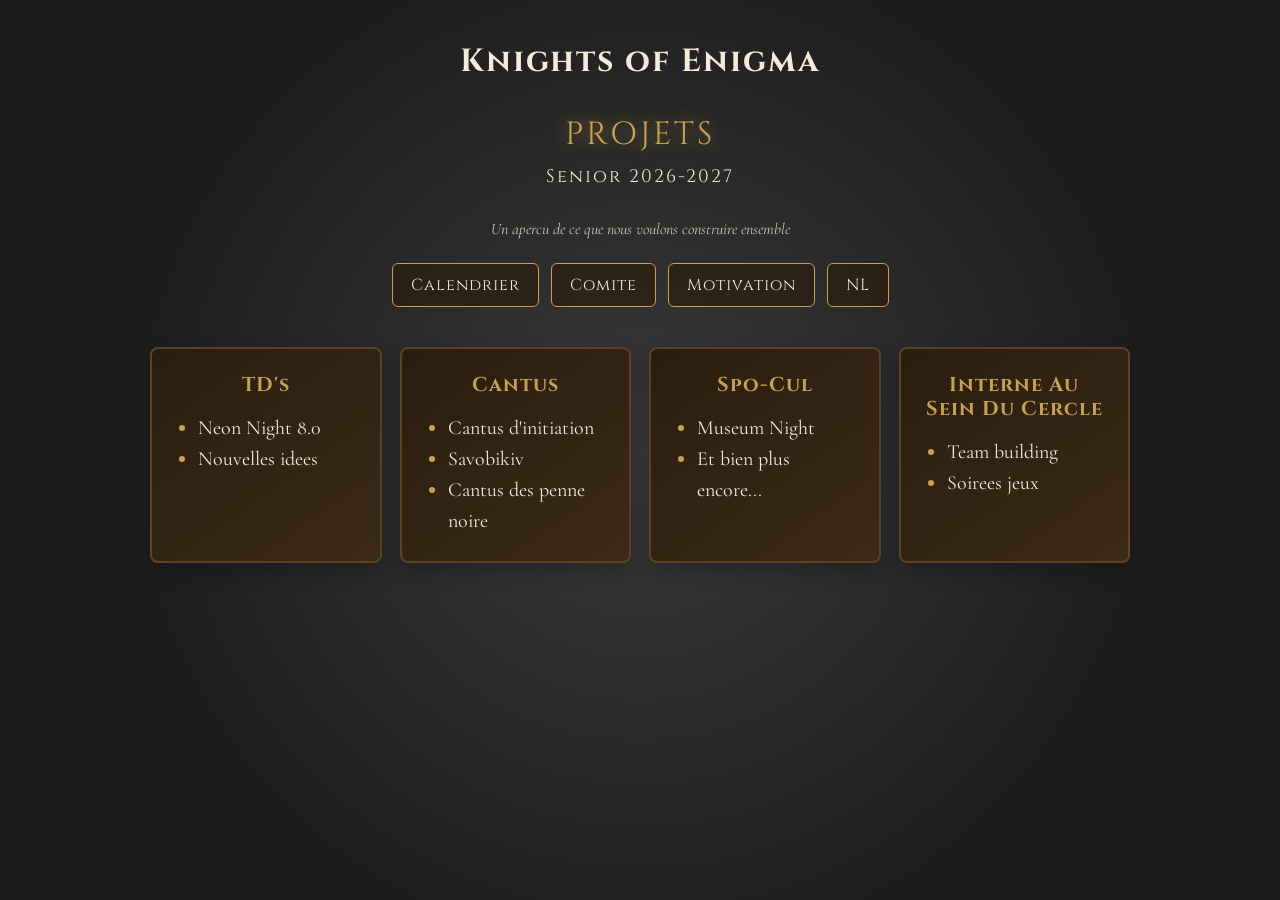
<file: fr/projets/index.html>
<!DOCTYPE html>
<html lang="fr">
<head>
  <meta charset="UTF-8">
  <meta name="viewport" content="width=device-width, initial-scale=1.0">
  <title>Knights of Enigma - Projets 2026-2027</title>
  <link rel="icon" type="image/png" href="../../Campaignicon.png">
  <link rel="stylesheet" href="../../style.css">
  <link href="https://fonts.googleapis.com/css2?family=Cinzel:wght@500;700&family=Cormorant+Garamond&display=swap" rel="stylesheet">
</head>
<body>

  <h1>Knights of Enigma</h1>

  <div class="campaign">
    PROJETS<br>
    <small>Senior 2026-2027</small>
  </div>

  <div class="subtitle">Un apercu de ce que nous voulons construire ensemble</div>

  <nav class="page-links" aria-label="Main navigation">
    <a href="../">Calendrier</a>
    <a href="../comite/">Comite</a>
    <a href="../motivation/">Motivation</a>
    <a class="lang-link" href="../../plannen/">NL</a>
  </nav>

  <main class="plans-page">
    <section class="plans-grid" aria-label="Projets pour 2026-2027">
      <article class="plan-card">
        <h2>TD's</h2>
        <ul>
          <li>Neon Night 8.0</li>
          <li>Nouvelles idees</li>
        </ul>
      </article>
      <article class="plan-card">
        <h2>Cantus</h2>
        <ul>
          <li>Cantus d'initiation</li>
          <li>Savobikiv</li>
          <li>Cantus des penne noire</li>
        </ul>
      </article>
      <article class="plan-card">
        <h2>Spo-Cul</h2>
        <ul>
          <li>Museum Night</li>
          <li>Et bien plus encore...</li>
        </ul>
      </article>
      <article class="plan-card">
        <h2>Interne Au Sein Du Cercle</h2>
        <ul>
          <li>Team building</li>
          <li>Soirees jeux</li>
        </ul>
      </article>
    </section>
  </main>

</body>
</html>
</file>
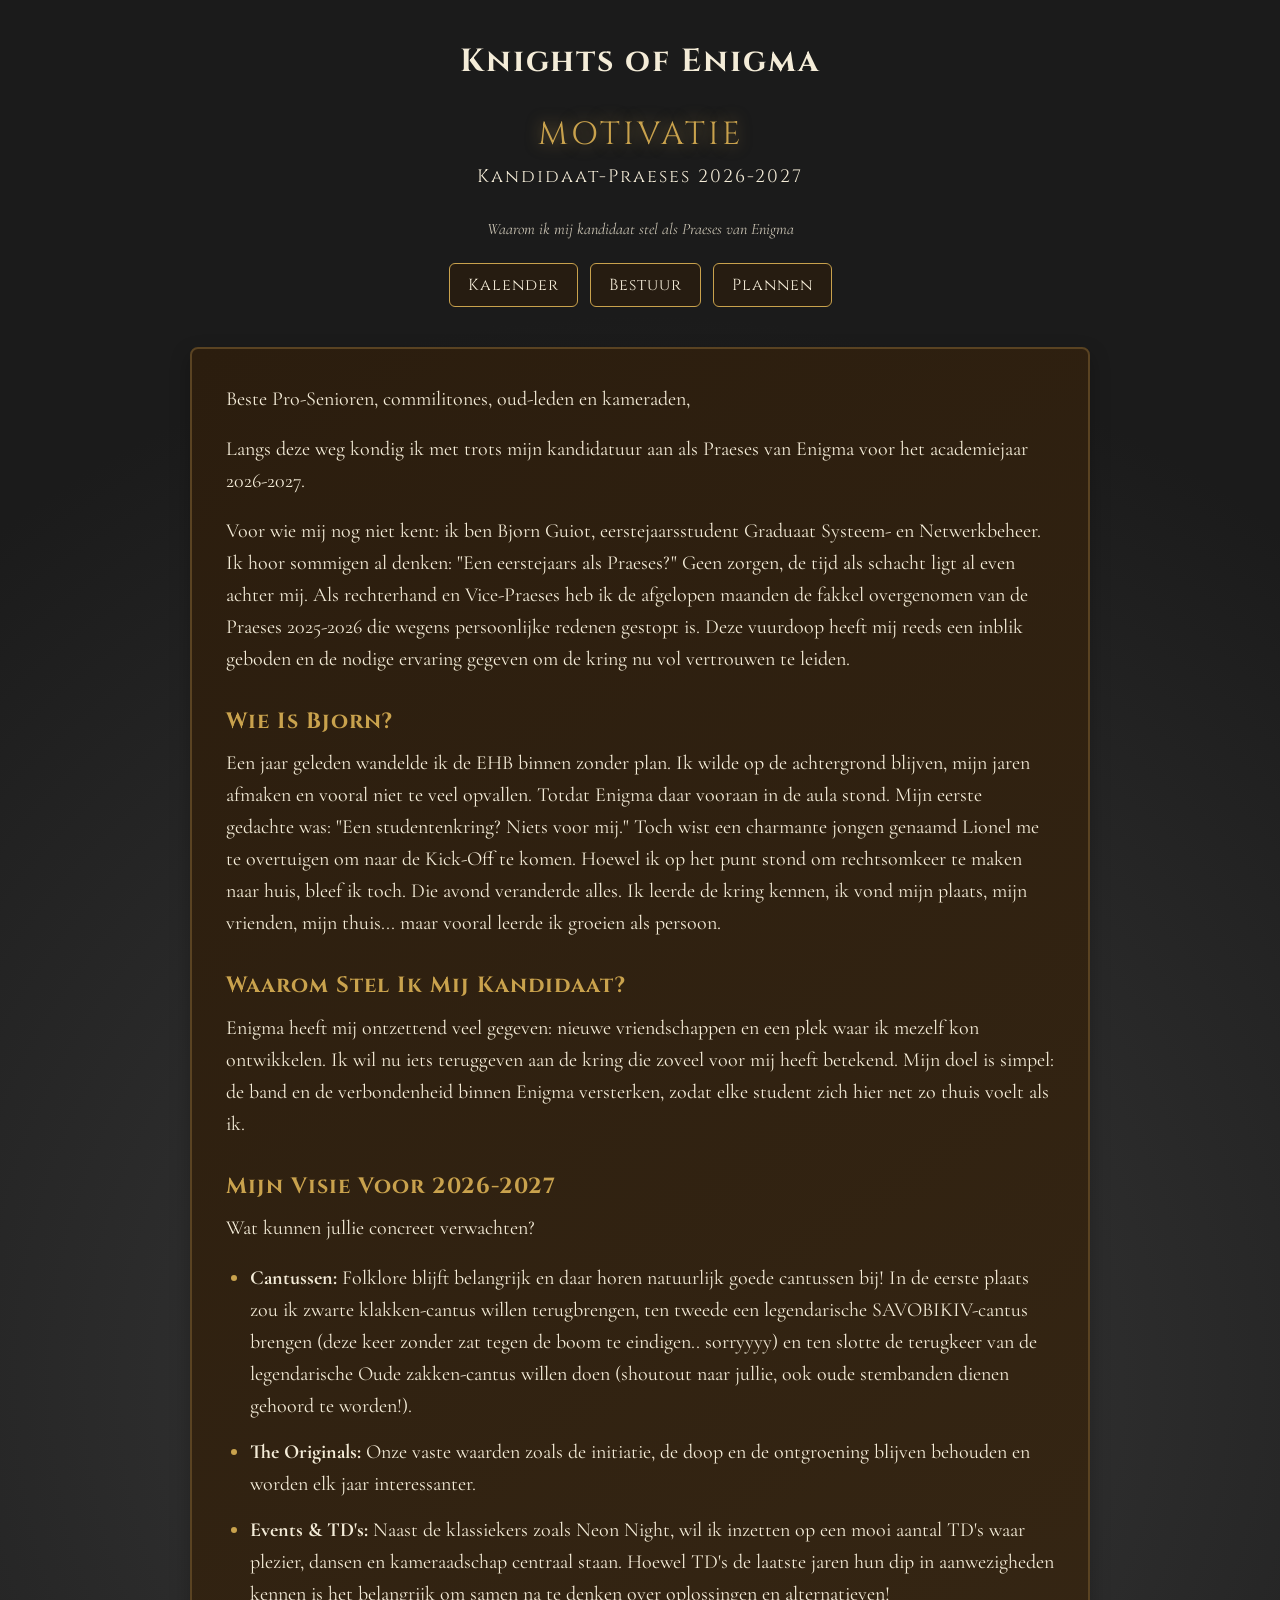
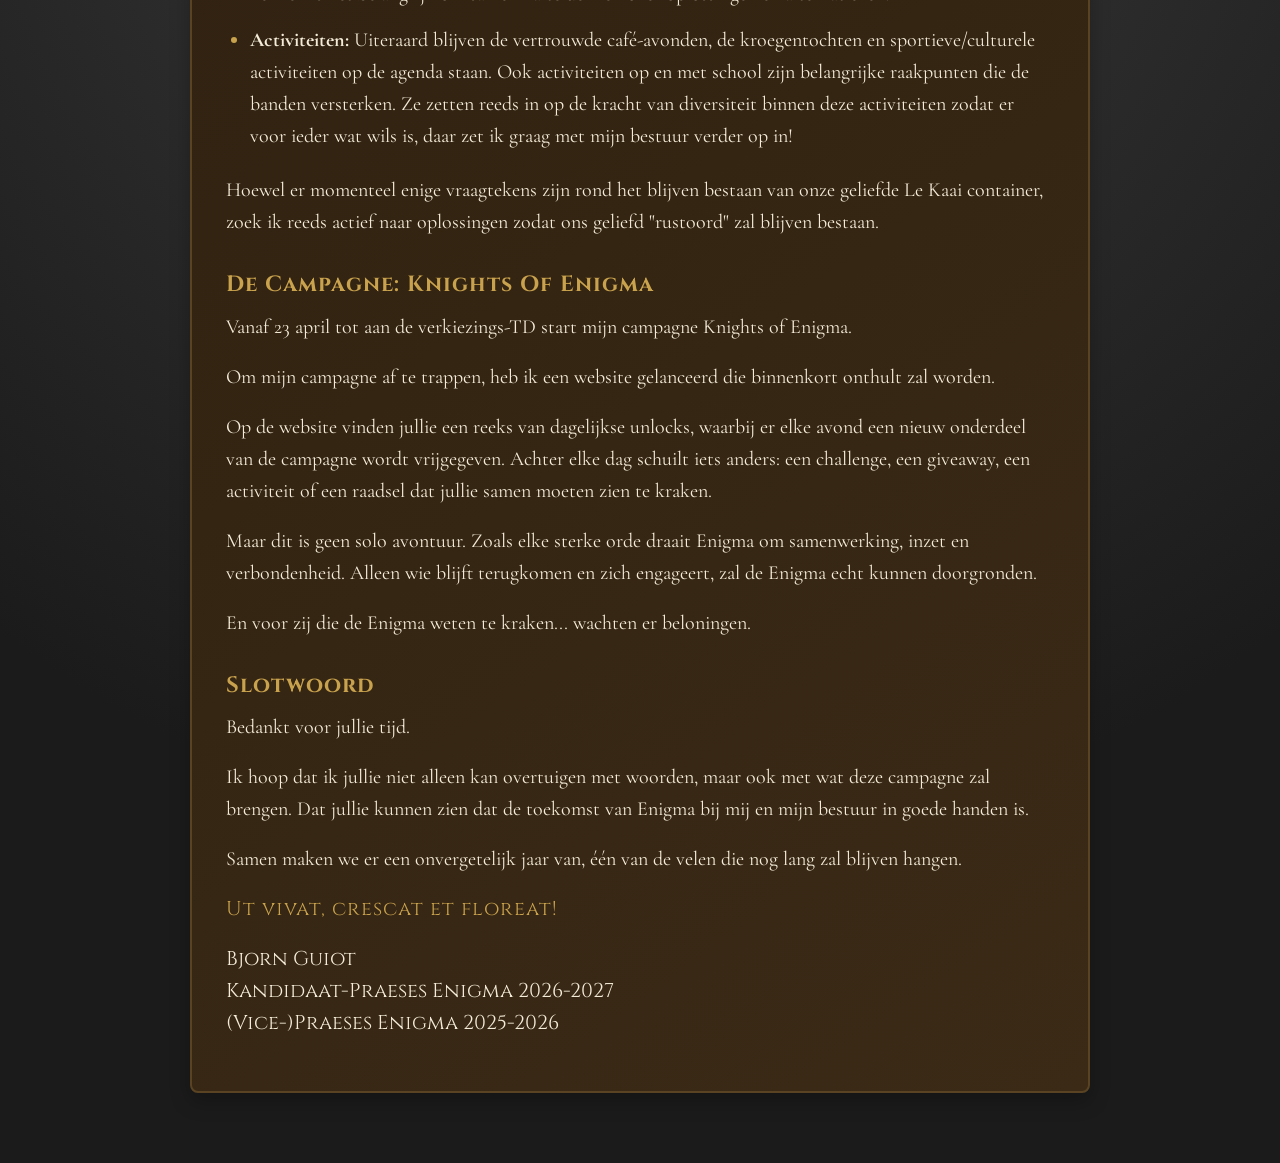
<file: motivatie.html>
<!DOCTYPE html>
<html lang="nl">
<head>
  <meta charset="UTF-8">
  <meta name="viewport" content="width=device-width, initial-scale=1.0">
  <title>Knights of Enigma - Motivatie</title>
  <link rel="icon" type="image/png" href="Campaignicon.png">
  <link rel="stylesheet" href="style.css">
  <link href="https://fonts.googleapis.com/css2?family=Cinzel:wght@500;700&family=Cormorant+Garamond&display=swap" rel="stylesheet">
</head>
<body>

  <h1>Knights of Enigma</h1>

  <div class="campaign">
    MOTIVATIE<br>
    <small>Kandidaat-Praeses 2026-2027</small>
  </div>

  <div class="subtitle">Waarom ik mij kandidaat stel als Praeses van Enigma</div>

  <nav class="page-links" aria-label="Main navigation">
    <a href="./">Kalender</a>
    <a href="Bestuur/">Bestuur</a>
    <a href="plannen/">Plannen</a>
  </nav>

  <main class="motivation-page">
    <article class="motivation-card">
      <p>Beste Pro-Senioren, commilitones, oud-leden en kameraden,</p>

      <p>Langs deze weg kondig ik met trots mijn kandidatuur aan als Praeses van Enigma voor het academiejaar 2026-2027.</p>

      <p>Voor wie mij nog niet kent: ik ben Bjorn Guiot, eerstejaarsstudent Graduaat Systeem- en Netwerkbeheer. Ik hoor sommigen al denken: "Een eerstejaars als Praeses?" Geen zorgen, de tijd als schacht ligt al even achter mij. Als rechterhand en Vice-Praeses heb ik de afgelopen maanden de fakkel overgenomen van de Praeses 2025-2026 die wegens persoonlijke redenen gestopt is. Deze vuurdoop heeft mij reeds een inblik geboden en de nodige ervaring gegeven om de kring nu vol vertrouwen te leiden.</p>

      <h2>Wie Is Bjorn?</h2>

      <p>Een jaar geleden wandelde ik de EHB binnen zonder plan. Ik wilde op de achtergrond blijven, mijn jaren afmaken en vooral niet te veel opvallen. Totdat Enigma daar vooraan in de aula stond. Mijn eerste gedachte was: "Een studentenkring? Niets voor mij." Toch wist een charmante jongen genaamd Lionel me te overtuigen om naar de Kick-Off te komen. Hoewel ik op het punt stond om rechtsomkeer te maken naar huis, bleef ik toch. Die avond veranderde alles. Ik leerde de kring kennen, ik vond mijn plaats, mijn vrienden, mijn thuis... maar vooral leerde ik groeien als persoon.</p>

      <h2>Waarom Stel Ik Mij Kandidaat?</h2>

      <p>Enigma heeft mij ontzettend veel gegeven: nieuwe vriendschappen en een plek waar ik mezelf kon ontwikkelen. Ik wil nu iets teruggeven aan de kring die zoveel voor mij heeft betekend. Mijn doel is simpel: de band en de verbondenheid binnen Enigma versterken, zodat elke student zich hier net zo thuis voelt als ik.</p>

      <h2>Mijn Visie Voor 2026-2027</h2>

      <p>Wat kunnen jullie concreet verwachten?</p>

      <ul>
        <li><strong>Cantussen:</strong> Folklore blijft belangrijk en daar horen natuurlijk goede cantussen bij! In de eerste plaats zou ik zwarte klakken-cantus willen terugbrengen, ten tweede een legendarische SAVOBIKIV-cantus brengen (deze keer zonder zat tegen de boom te eindigen.. sorryyyy) en ten slotte de terugkeer van de legendarische Oude zakken-cantus willen doen (shoutout naar jullie, ook oude stembanden dienen gehoord te worden!).</li>
        <li><strong>The Originals:</strong> Onze vaste waarden zoals de initiatie, de doop en de ontgroening blijven behouden en worden elk jaar interessanter.</li>
        <li><strong>Events &amp; TD's:</strong> Naast de klassiekers zoals Neon Night, wil ik inzetten op een mooi aantal TD's waar plezier, dansen en kameraadschap centraal staan. Hoewel TD's de laatste jaren hun dip in aanwezigheden kennen is het belangrijk om samen na te denken over oplossingen en alternatieven!</li>
        <li><strong>Activiteiten:</strong> Uiteraard blijven de vertrouwde café-avonden, de kroegentochten en sportieve/culturele activiteiten op de agenda staan. Ook activiteiten op en met school zijn belangrijke raakpunten die de banden versterken. Ze zetten reeds in op de kracht van diversiteit binnen deze activiteiten zodat er voor ieder wat wils is, daar zet ik graag met mijn bestuur verder op in!</li>
      </ul>

      <p>Hoewel er momenteel enige vraagtekens zijn rond het blijven bestaan van onze geliefde Le Kaai container, zoek ik reeds actief naar oplossingen zodat ons geliefd "rustoord" zal blijven bestaan.</p>

      <h2>De Campagne: Knights Of Enigma</h2>

      <p>Vanaf 23 april tot aan de verkiezings-TD start mijn campagne Knights of Enigma.</p>

      <p>Om mijn campagne af te trappen, heb ik een website gelanceerd die binnenkort onthult zal worden.</p>

      <p>Op de website vinden jullie een reeks van dagelijkse unlocks, waarbij er elke avond een nieuw onderdeel van de campagne wordt vrijgegeven. Achter elke dag schuilt iets anders: een challenge, een giveaway, een activiteit of een raadsel dat jullie samen moeten zien te kraken.</p>

      <p>Maar dit is geen solo avontuur. Zoals elke sterke orde draait Enigma om samenwerking, inzet en verbondenheid. Alleen wie blijft terugkomen en zich engageert, zal de Enigma echt kunnen doorgronden.</p>

      <p>En voor zij die de Enigma weten te kraken... wachten er beloningen.</p>

      <h2>Slotwoord</h2>

      <p>Bedankt voor jullie tijd.</p>

      <p>Ik hoop dat ik jullie niet alleen kan overtuigen met woorden, maar ook met wat deze campagne zal brengen. Dat jullie kunnen zien dat de toekomst van Enigma bij mij en mijn bestuur in goede handen is.</p>

      <p>Samen maken we er een onvergetelijk jaar van, één van de velen die nog lang zal blijven hangen.</p>

      <p class="motivation-signoff">Ut vivat, crescat et floreat!</p>

      <p class="motivation-signature">
        Bjorn Guiot<br>
        Kandidaat-Praeses Enigma 2026-2027<br>
        (Vice-)Praeses Enigma 2025-2026
      </p>
    </article>
  </main>

</body>
</html>
</file>
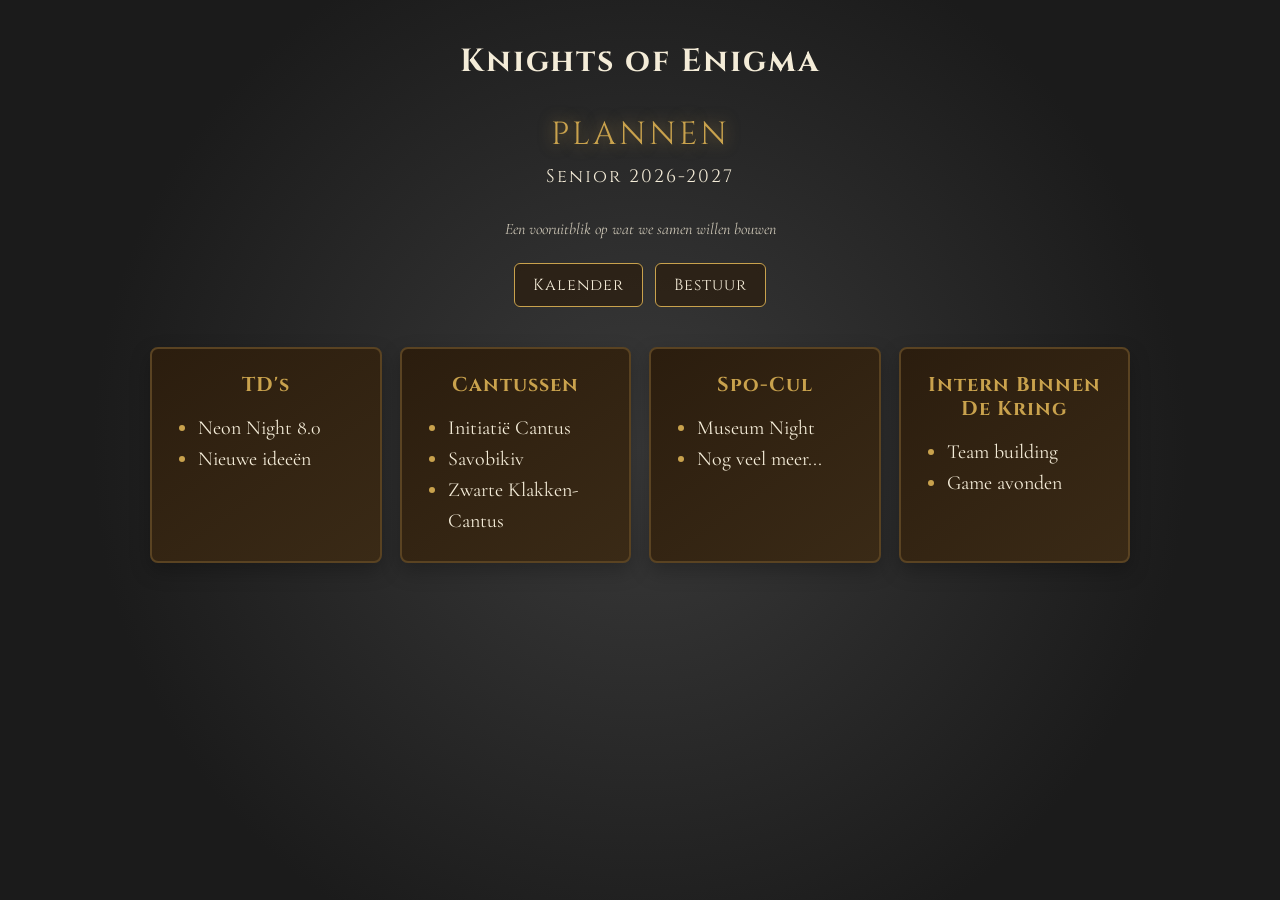
<file: plannen.html>
<!DOCTYPE html>
<html lang="nl">
<head>
  <meta charset="UTF-8">
  <meta name="viewport" content="width=device-width, initial-scale=1.0">
  <title>Knights of Enigma - Plannen 2026-2027</title>
  <link rel="icon" type="image/png" href="Campaignicon.png">
  <link rel="stylesheet" href="style.css">
  <link href="https://fonts.googleapis.com/css2?family=Cinzel:wght@500;700&family=Cormorant+Garamond&display=swap" rel="stylesheet">
</head>
<body>

  <h1>Knights of Enigma</h1>

  <div class="campaign">
    PLANNEN<br>
    <small>Senior 2026-2027</small>
  </div>

  <div class="subtitle">Een vooruitblik op wat we samen willen bouwen</div>

  <nav class="page-links" aria-label="Main navigation">
    <a href="index.html">Kalender</a>
    <a href="bestuur.html">Bestuur</a>
  </nav>

  <main class="plans-page">
    <section class="plans-grid" aria-label="Plannen voor 2026-2027">
      <article class="plan-card">
        <h2>TD's</h2>
        <ul>
          <li>Neon Night 8.0</li>
          <li>Nieuwe ideeën</li>
        </ul>
      </article>

      <article class="plan-card">
        <h2>Cantussen</h2>
        <ul>
          <li>Initiatië Cantus</li>
          <li>Savobikiv</li>
          <li>Zwarte Klakken-Cantus</li>
        </ul>
      </article>

      <article class="plan-card">
        <h2>Spo-Cul</h2>
        <ul>
          <li>Museum Night</li>
          <li>Nog veel meer...</li>
        </ul>
      </article>

      <article class="plan-card">
        <h2>Intern Binnen De Kring</h2>
        <ul>
          <li>Team building</li>
          <li>Game avonden</li>
        </ul>
      </article>
    </section>
  </main>

</body>
</html>
</file>
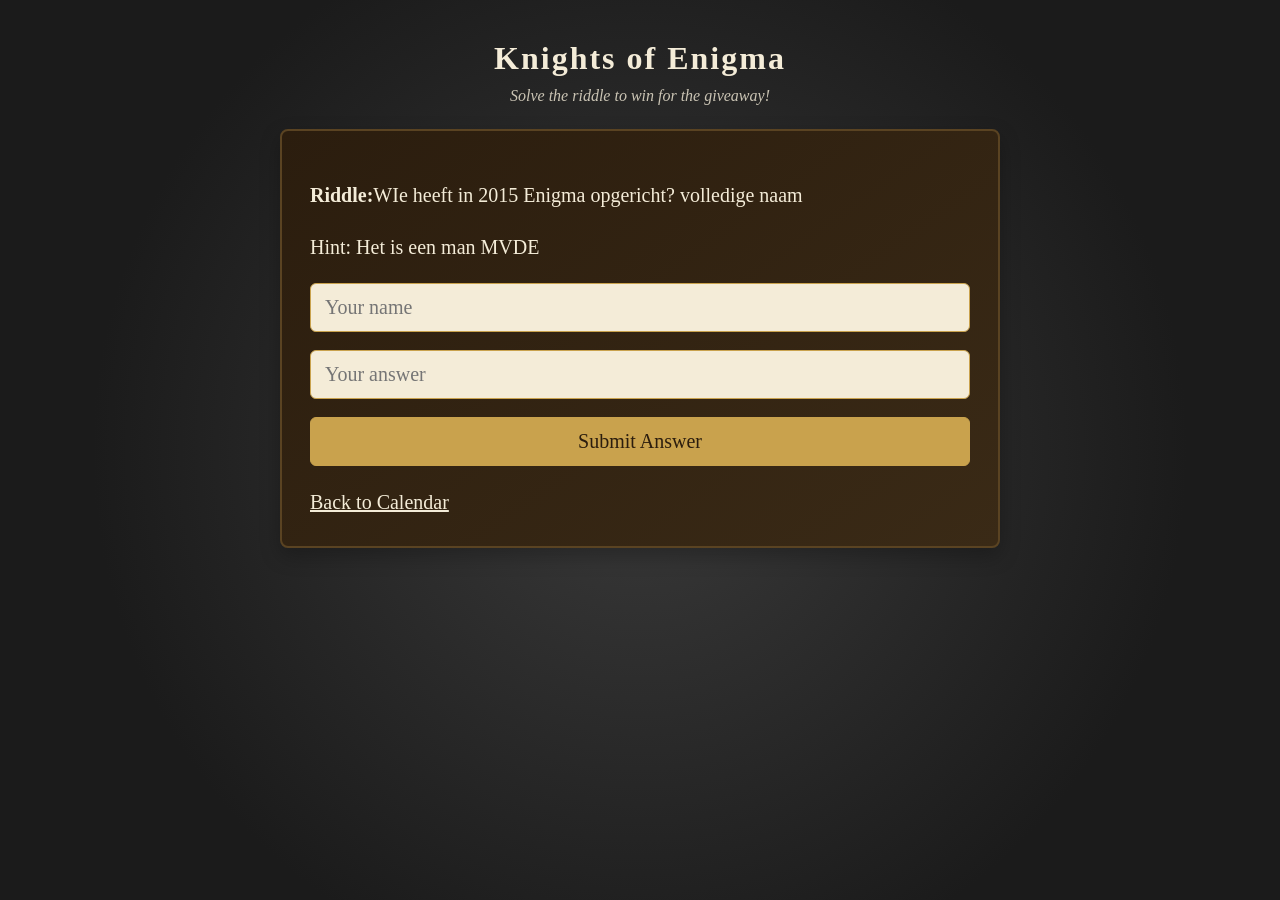
<file: riddle.html>
<!DOCTYPE html>
<html lang="en">
<head>
<meta charset="UTF-8">
<meta name="viewport" content="width=device-width, initial-scale=1.0">
<title>Knights of Enigma - Riddle</title>
<link rel="stylesheet" href="style.css">
</head>
<body>

<h1>Knights of Enigma</h1>
<div class="subtitle">Solve the riddle to win for the giveaway!</div>

<div class="riddle-box">
  <p><strong>Riddle:</strong>WIe heeft in 2015 Enigma opgericht? volledige naam</p>
  <p>Hint: Het is een man MVDE</p>

  <form id="riddleForm">
    <input type="text" id="user" placeholder="Your name" required><br><br>
    <input type="text" id="answer" placeholder="Your answer" required><br><br>
    <button type="submit">Submit Answer</button>
  </form>

  <div id="feedback" style="margin-top:15px; font-weight:bold;"></div>
  <a href="index.html" style="display:block; margin-top:20px;">Back to Calendar</a>
</div>

<script>
const form = document.getElementById("riddleForm");
const feedback = document.getElementById("feedback");

form.addEventListener("submit", function(e){
    e.preventDefault();

    const user = document.getElementById("user").value.trim();
    const answer = document.getElementById("answer").value.trim();

    if(!user || !answer) return;

    fetch("notify.php", {
        method: "POST",
        headers: { "Content-Type": "application/x-www-form-urlencoded" },
        body: `user=${encodeURIComponent(user)}&answer=${encodeURIComponent(answer)}`
    })
    .then(res => res.json())
    .then(data => {
        if(data.success && data.mail){
            feedback.style.color = "green";
            feedback.innerText = "Correct! You are registered for the giveaway!";
        } else if(data.success){
            feedback.style.color = "orange";
            feedback.innerText = "Correct answer received, but the email could not be sent.";
        } else {
            feedback.style.color = "red";
            feedback.innerText = "Wrong answer. Try again.";
        }
    })
    .catch(err => {
        feedback.style.color = "red";
        feedback.innerText = "Error sending request. Check server.";
        console.error(err);
    });
});
</script>

</body>
</html>
</file>
<file: style.css>
body {
  margin:0;
  min-height:100vh;
  background: radial-gradient(circle, #3a3a3a 0%, #1b1b1b 70%);
  color:#f4ecd8;
  font-family:'Cormorant Garamond', serif;
  display:flex;
  flex-direction:column;
  align-items:center;
  padding:0 16px;
  box-sizing:border-box;
}

h1 {
  font-family:'Cinzel', serif;
  margin:40px 0 10px;
  letter-spacing:2px;
  text-align:center;
}

.campaign {
  margin:20px 0 30px;
  text-align:center;
  font-family:'Cinzel', serif;
  font-size:32px;
  letter-spacing:3px;
  color:#c9a24d;
  text-shadow:0 0 15px rgba(201,162,77,0.6);
}

.campaign span { font-size:40px; }
.campaign small { display:block; margin-top:8px; font-size:18px; letter-spacing:2px; color:#f4ecd8; text-shadow:none; }

.subtitle { opacity:0.8; margin-bottom:24px; font-style:italic; text-align:center; padding:0 20px; }

.page-links {
  display:flex;
  flex-wrap:wrap;
  gap:12px;
  margin-bottom:40px;
  justify-content:center;
}

.page-links a {
  color:#f4ecd8;
  border:1px solid #c9a24d;
  padding:10px 18px;
  border-radius:6px;
  text-decoration:none;
  font-family:'Cinzel', serif;
  letter-spacing:1px;
  background:rgba(43,29,14,0.7);
  transition:all 0.2s ease;
  box-sizing:border-box;
}

.page-links a:hover,
.page-links a:focus {
  color:#2b1d0e;
  background:#c9a24d;
  box-shadow:0 0 14px rgba(201,162,77,0.55);
}

.lang-link {
  background:#c9a24d;
  color:#f4ecd8 !important;
}

.lang-link:hover,
.lang-link:focus {
  background:#c9a24d !important;
  color:#f4ecd8 !important;
}

.hall {
  display:grid;
  grid-template-columns:repeat(4,140px);
  gap:25px;
  padding-bottom:60px;
  justify-content:center;
}

.seal {
  height:140px;
  background:linear-gradient(145deg,#2b1d0e,#3a2a16);
  border:2px solid #5a4322;
  border-radius:14px;
  display:flex;
  align-items:center;
  justify-content:center;
  font-family:'Cinzel', serif;
  font-size:24px;
  cursor:pointer;
  position:relative;
  transition:all 0.3s ease;
  user-select:none;
}

.seal.locked { opacity:0.4; cursor:not-allowed; }
.seal.today { box-shadow:0 0 15px #c9a24d; animation:pulse 2s infinite; }
.seal.opened { background:linear-gradient(145deg,#f4ecd8,#e6dbc3); color:#2b1d0e; border-color:#c9a24d; }
.seal.opened::after { content:"✓"; position:absolute; top:5px; right:8px; font-size:20px; color:greenyellow; font-weight:bold; }

@keyframes pulse {
  0% { box-shadow:0 0 10px #c9a24d; }
  50% { box-shadow:0 0 20px #ffd777; }
  100% { box-shadow:0 0 10px #c9a24d; }
}

.modal {
  position:fixed;
  inset:0;
  background:rgba(0,0,0,0.75);
  display:none;
  align-items:center;
  justify-content:center;
}

.modal-content {
  background:linear-gradient(145deg,#f4ecd8,#e6dbc3);
  color:#2b1d0e;
  width:min(620px, calc(100% - 40px));
  max-height:80vh;
  overflow:auto;
  padding:34px;
  border:2px solid #c9a24d;
  border-radius:8px;
  font-size:20px;
  line-height:1.65;
  box-shadow:0 0 25px rgba(0,0,0,0.6);
  box-sizing:border-box;
}

.modal-content #modalText {
  white-space:pre-line;
}

.modal-content #modalText::first-line {
  color:#6c4a14;
  font-family:'Cinzel', serif;
  font-size:24px;
  font-weight:700;
}

.close { margin-top:20px; text-align:right; font-weight:bold; cursor:pointer; }

.riddle-box {
  width:min(720px, 100%);
  background:linear-gradient(145deg,#2b1d0e,#3a2a16);
  border:2px solid #5a4322;
  border-radius:8px;
  padding:28px;
  box-shadow:0 8px 20px rgba(0,0,0,0.25);
  box-sizing:border-box;
  margin-bottom:60px;
}

.riddle-box p,
.riddle-box a,
.riddle-box label {
  font-size:20px;
  line-height:1.6;
}

.riddle-box input,
.riddle-box button {
  width:100%;
  box-sizing:border-box;
  border-radius:6px;
  border:1px solid #c9a24d;
  font-family:'Cormorant Garamond', serif;
  font-size:20px;
}

.riddle-box input {
  padding:12px 14px;
  background:#f4ecd8;
  color:#2b1d0e;
}

.riddle-box button {
  padding:12px 16px;
  background:#c9a24d;
  color:#2b1d0e;
  font-family:'Cinzel', serif;
  cursor:pointer;
}

.riddle-box a {
  color:#f4ecd8;
}

.board-page {
  width:min(1100px, calc(100% - 32px));
  padding-bottom:60px;
}

.board-grid {
  display:grid;
  grid-template-columns:repeat(auto-fit, minmax(220px, 1fr));
  gap:18px;
}

.board-card {
  min-height:260px;
  background:linear-gradient(145deg,#2b1d0e,#3a2a16);
  border:2px solid #5a4322;
  border-radius:8px;
  padding:22px;
  box-shadow:0 8px 20px rgba(0,0,0,0.25);
  text-align:center;
}

.board-photo {
  width:120px;
  height:120px;
  margin:0 auto 18px;
  border:1px dashed rgba(201,162,77,0.75);
  border-radius:50%;
  background:rgba(244,236,216,0.08);
  display:flex;
  align-items:center;
  justify-content:center;
  position:relative;
  overflow:hidden;
  color:#c9a24d;
  font-family:'Cinzel', serif;
  letter-spacing:1px;
}

.board-photo img {
  width:100%;
  height:100%;
  object-fit:cover;
  display:none;
}

.board-photo img[src]:not([src=""]) {
  display:block;
}

.board-photo img[src]:not([src=""]) + span {
  display:none;
}

.photo-nathan {
  object-position:35% 38%;
}

.board-card h2 {
  min-height:44px;
  margin:0 0 10px;
  color:#c9a24d;
  font-family:'Cinzel', serif;
  font-size:18px;
  line-height:1.2;
  letter-spacing:1px;
  display:flex;
  align-items:center;
  justify-content:center;
  overflow-wrap:anywhere;
}

.board-name {
  min-height:24px;
  margin:0 auto 14px;
  padding:6px 10px;
  border:1px solid rgba(201,162,77,0.55);
  border-radius:6px;
  background:rgba(244,236,216,0.08);
  color:#f4ecd8;
  font-family:'Cinzel', serif;
  font-size:15px;
  letter-spacing:1px;
}

.board-card p {
  margin:0;
  font-size:18px;
  line-height:1.45;
}

.plans-page {
  width:min(980px, calc(100% - 32px));
  padding-bottom:60px;
}

.plans-grid {
  display:grid;
  grid-template-columns:repeat(auto-fit, minmax(230px, 1fr));
  gap:18px;
}

.plan-card {
  background:linear-gradient(145deg,#2b1d0e,#3a2a16);
  border:2px solid #5a4322;
  border-radius:8px;
  padding:24px;
  box-shadow:0 8px 20px rgba(0,0,0,0.25);
}

.plan-card h2 {
  margin:0 0 16px;
  color:#c9a24d;
  font-family:'Cinzel', serif;
  font-size:20px;
  line-height:1.2;
  letter-spacing:1px;
  text-align:center;
}

.plan-card ul {
  margin:0;
  padding-left:22px;
  font-size:20px;
  line-height:1.55;
}

.plan-card li::marker {
  color:#c9a24d;
}

.motivation-page {
  width:min(900px, calc(100% - 32px));
  padding-bottom:70px;
}

.motivation-card {
  background:linear-gradient(145deg,#2b1d0e,#3a2a16);
  border:2px solid #5a4322;
  border-radius:8px;
  padding:34px;
  box-shadow:0 8px 20px rgba(0,0,0,0.25);
}

.motivation-card h2 {
  margin:34px 0 12px;
  color:#c9a24d;
  font-family:'Cinzel', serif;
  font-size:22px;
  line-height:1.2;
  letter-spacing:1px;
}

.motivation-card p,
.motivation-card li {
  font-size:20px;
  line-height:1.6;
}

.motivation-card p {
  margin:0 0 18px;
}

.motivation-card ul {
  margin:0 0 22px;
  padding-left:24px;
}

.motivation-card li {
  margin-bottom:14px;
}

.motivation-card li::marker {
  color:#c9a24d;
}

.motivation-signoff {
  color:#c9a24d;
  font-family:'Cinzel', serif;
  letter-spacing:1px;
}

.motivation-signature {
  margin-bottom:0;
  font-family:'Cinzel', serif;
  color:#f4ecd8;
}

@media (max-width: 680px) {
  h1 {
    font-size:28px;
    text-align:center;
  }

  .campaign {
    font-size:26px;
    margin:16px 0 24px;
  }

  .campaign span {
    font-size:32px;
  }

  .campaign small {
    font-size:16px;
  }

  .page-links {
    width:100%;
    gap:10px;
    margin-bottom:28px;
  }

  .page-links a {
    flex:1 1 calc(50% - 10px);
    text-align:center;
    padding:12px 14px;
    font-size:14px;
  }

  .lang-link {
    flex-basis:100%;
  }

  .hall {
    width:100%;
    grid-template-columns:repeat(2, minmax(0, 1fr));
    gap:12px;
  }

  .seal {
    height:120px;
    width:100%;
    font-size:22px;
  }

  .modal {
    padding:16px;
    box-sizing:border-box;
  }

  .modal-content {
    width:100%;
    max-height:85vh;
    padding:22px;
    font-size:18px;
    line-height:1.55;
  }

  .modal-content #modalText::first-line {
    font-size:21px;
  }

  .board-page,
  .plans-page,
  .motivation-page {
    width:100%;
  }

  .board-grid,
  .plans-grid {
    grid-template-columns:1fr;
  }

  .board-card,
  .plan-card,
  .motivation-card,
  .riddle-box {
    padding:20px;
  }

  .motivation-card {
    padding:24px;
  }

  .motivation-card p,
  .motivation-card li {
    font-size:18px;
  }

  .plan-card ul,
  .board-card p,
  .riddle-box p,
  .riddle-box a {
    font-size:18px;
  }

  .riddle-box input,
  .riddle-box button {
    font-size:18px;
  }
}
</file>
